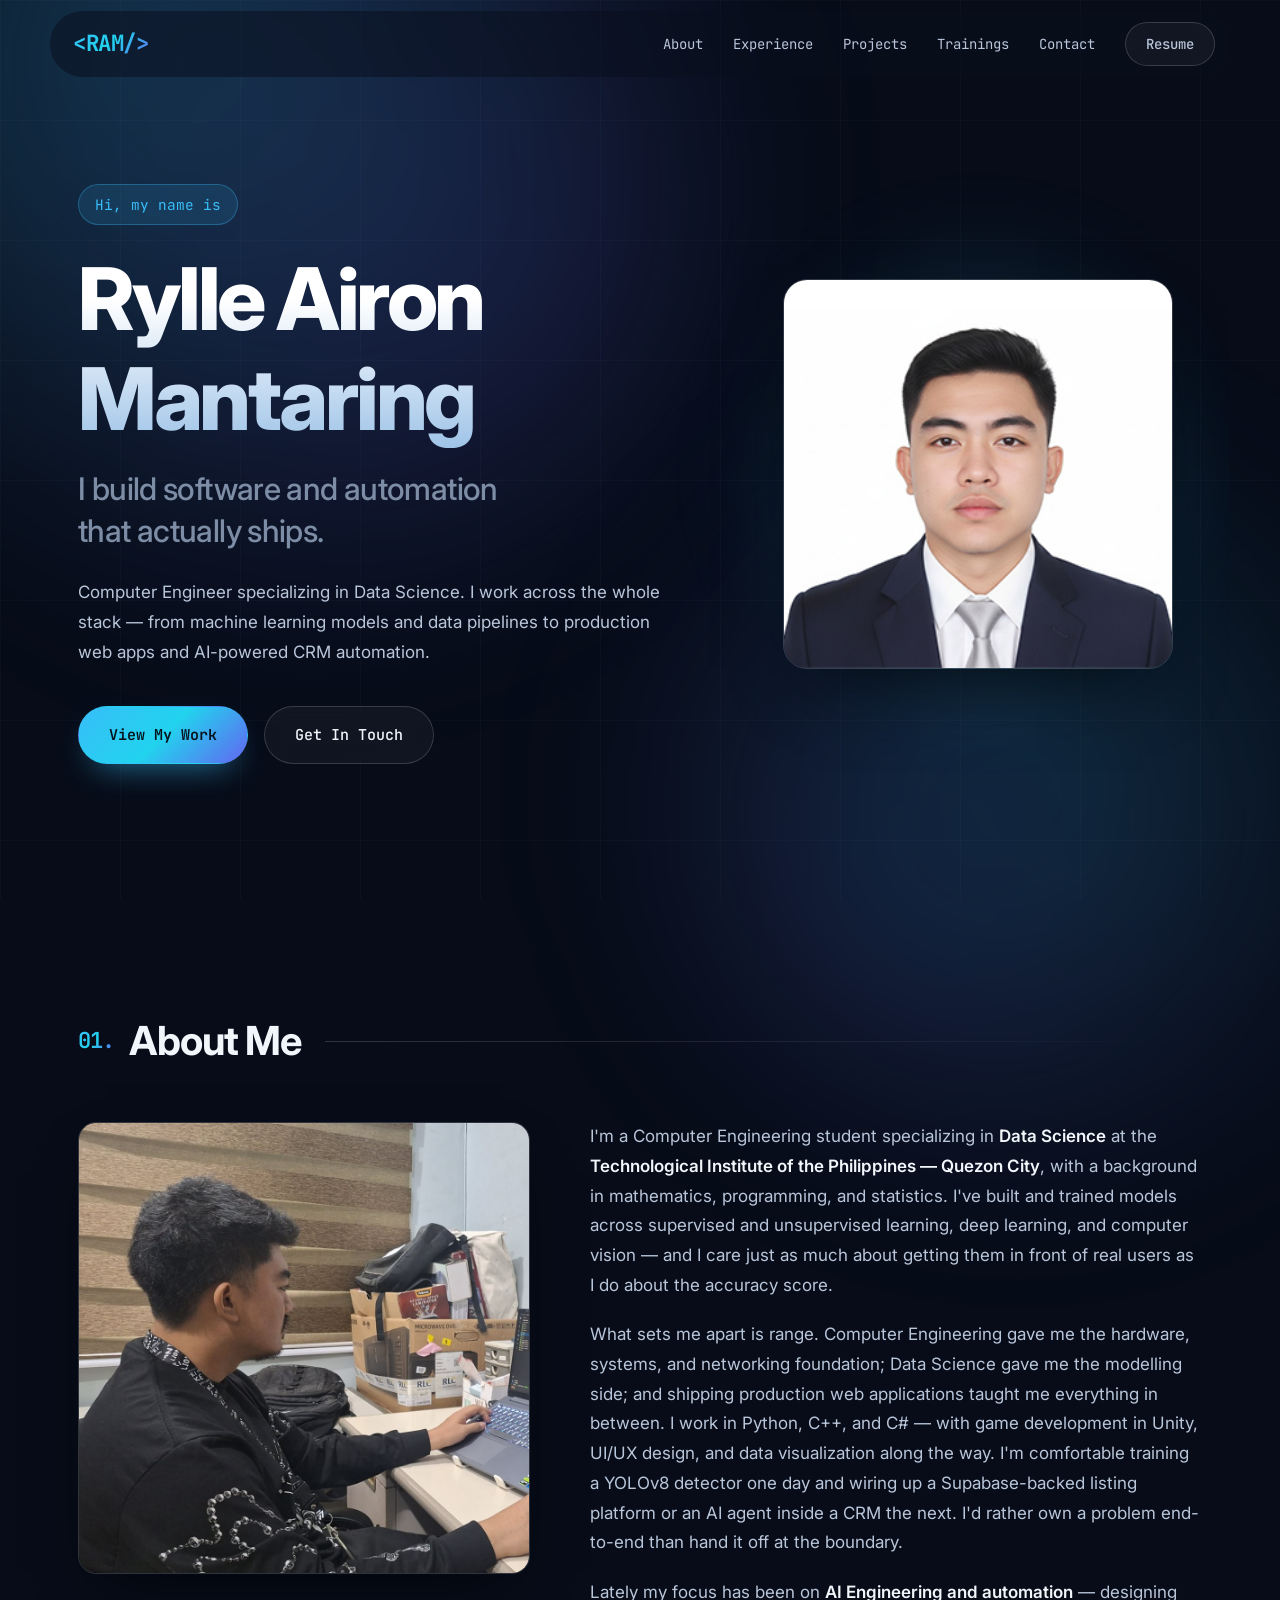
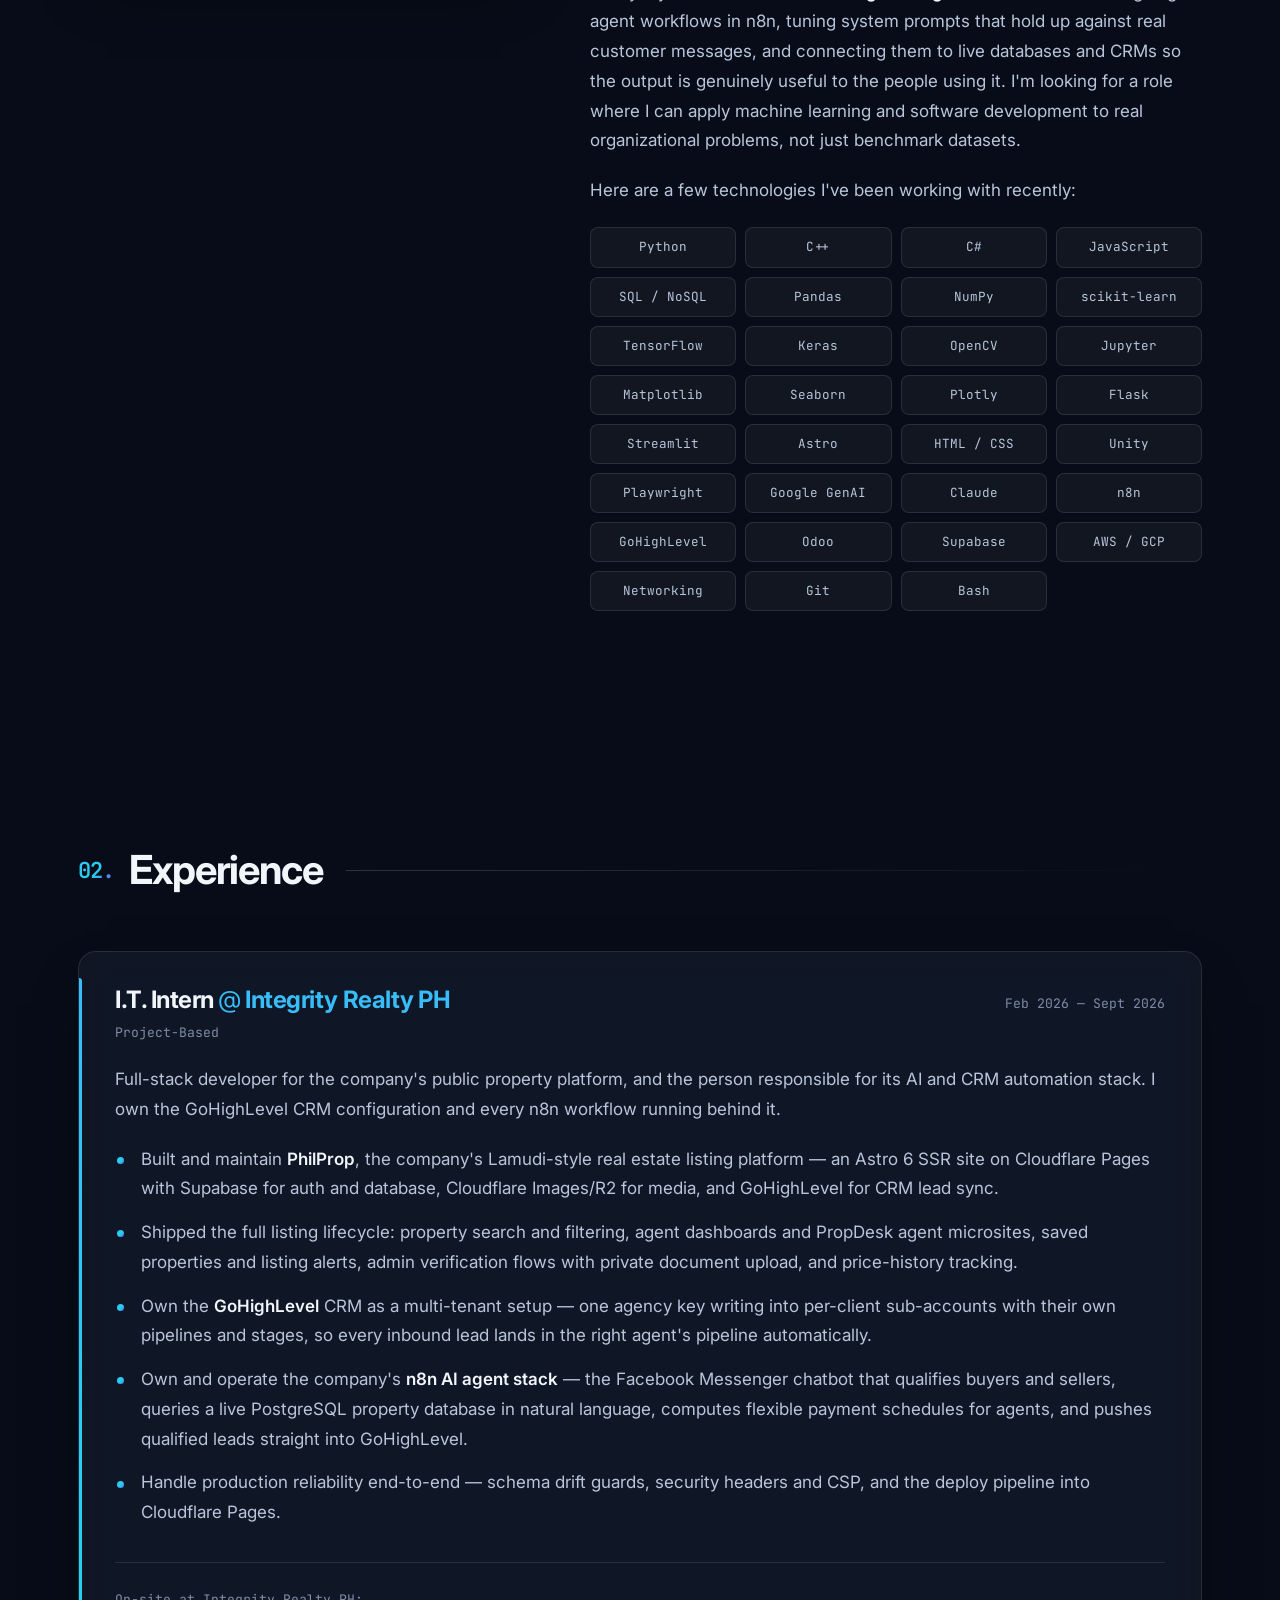
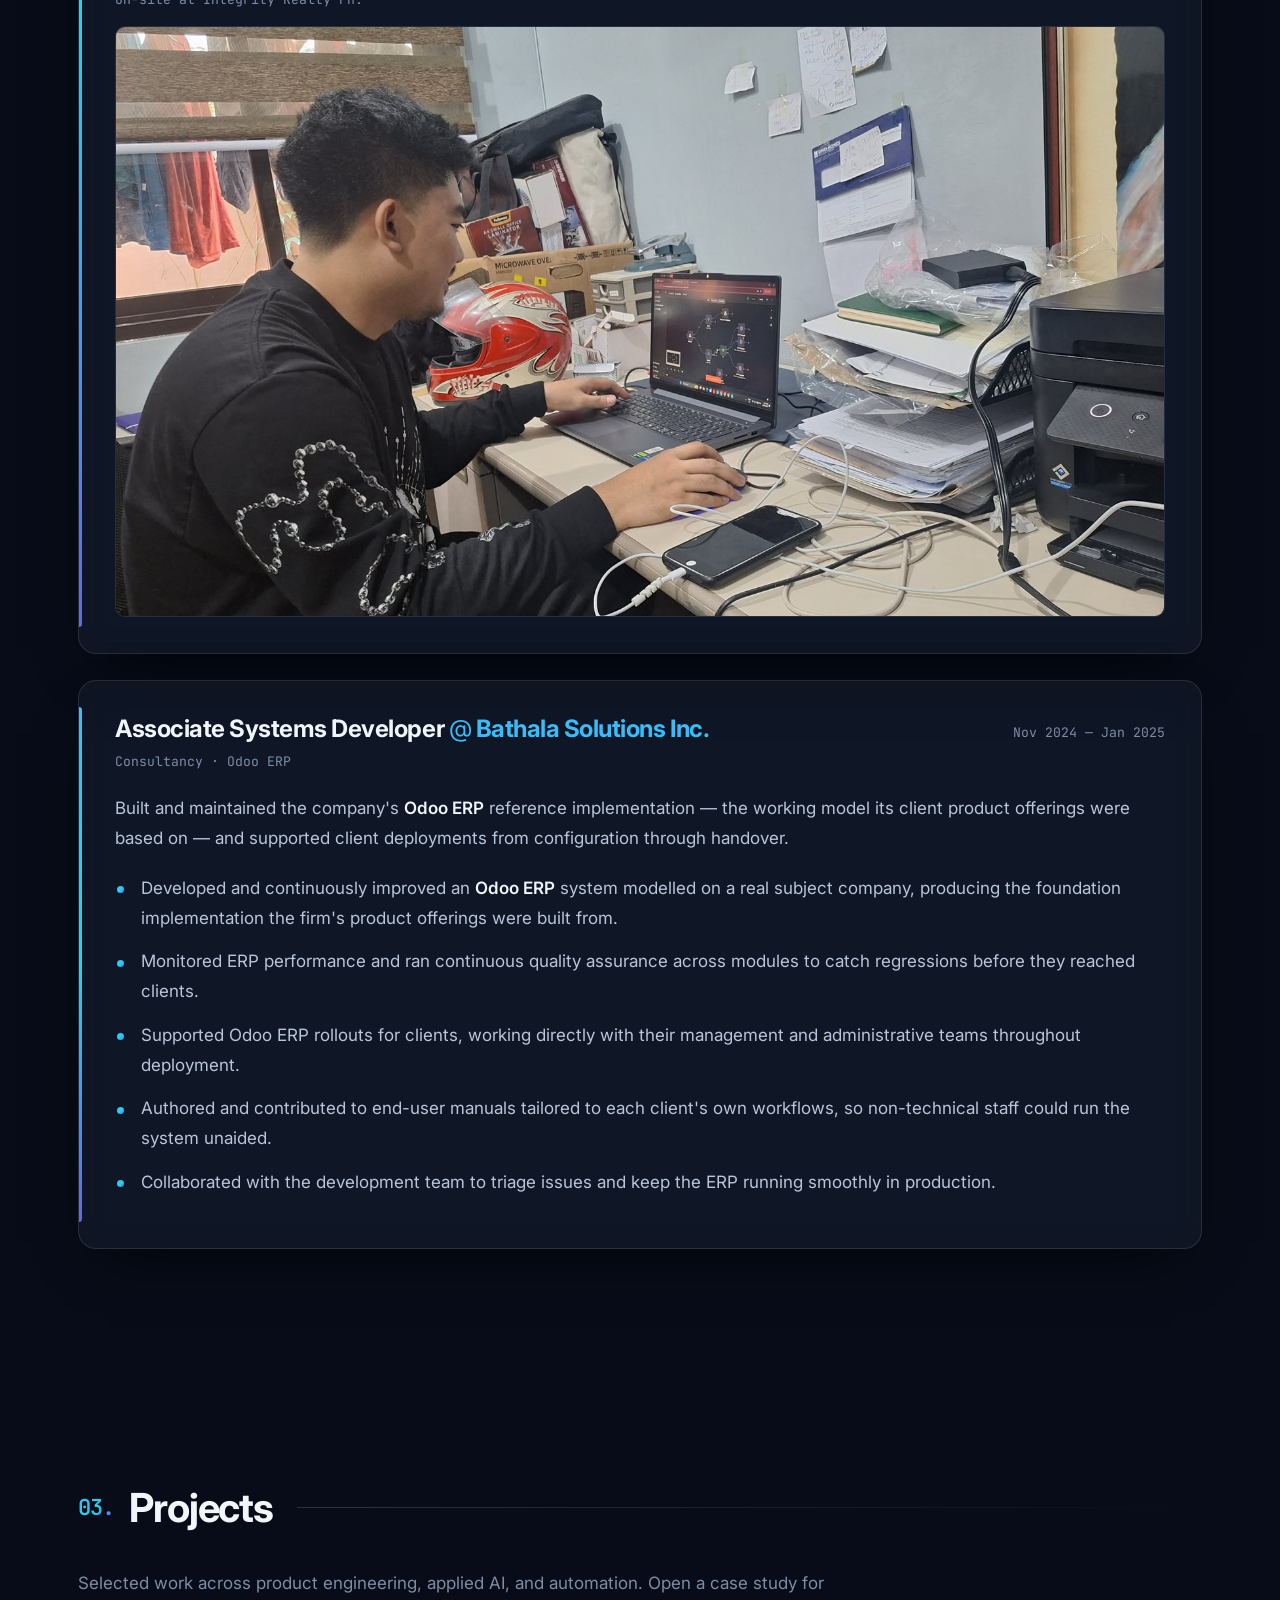
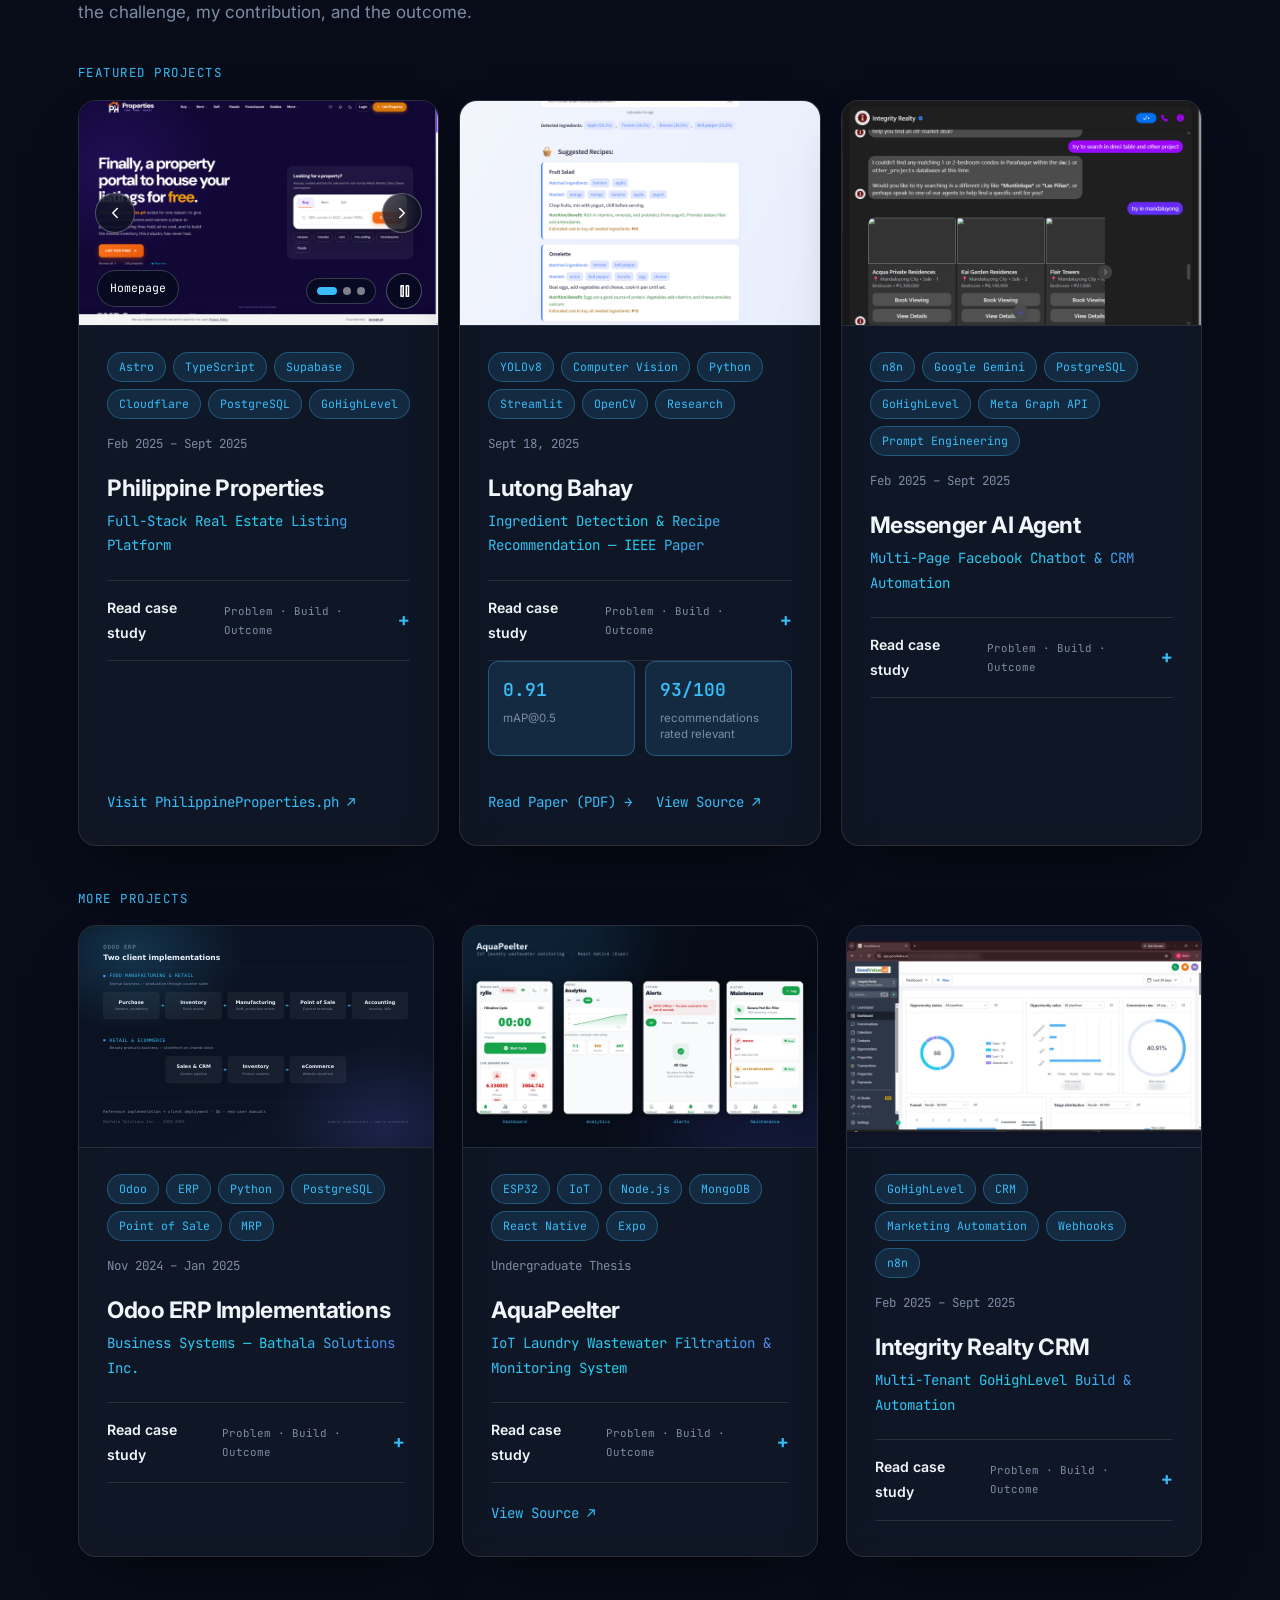
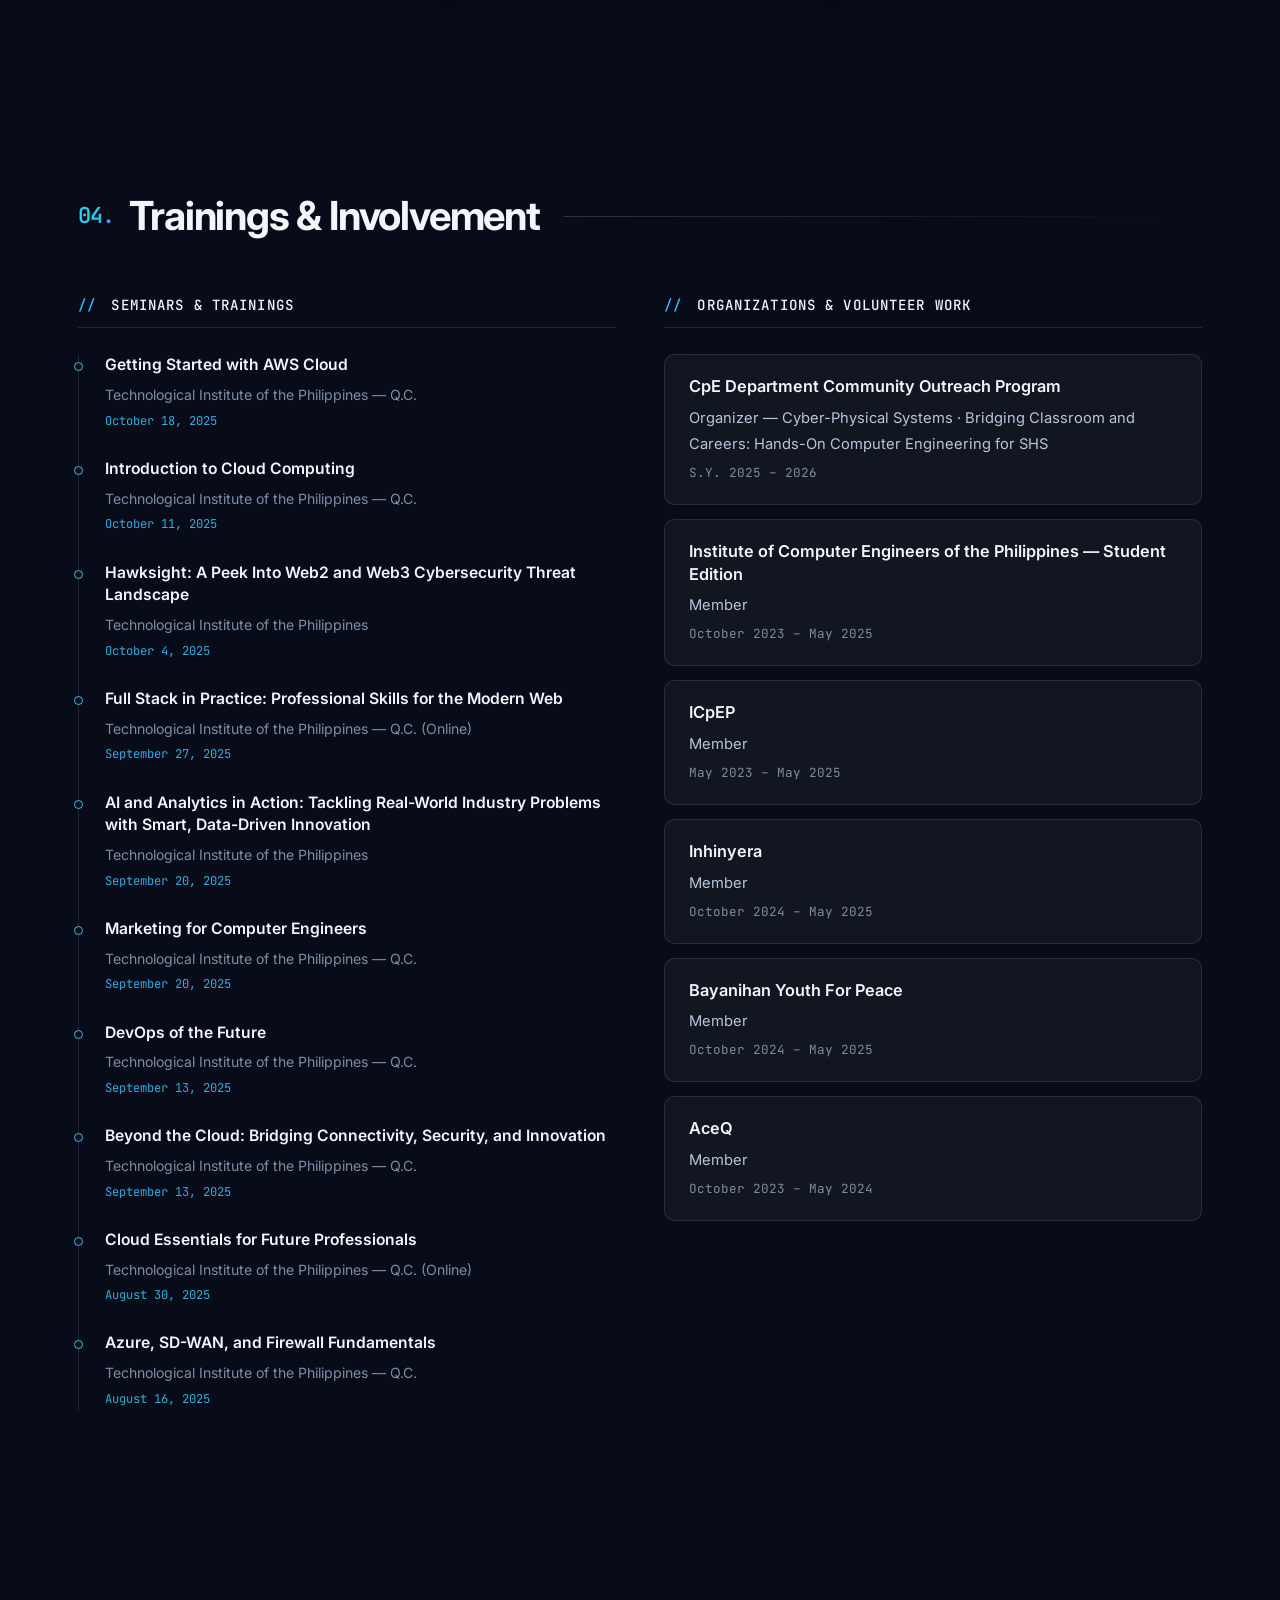
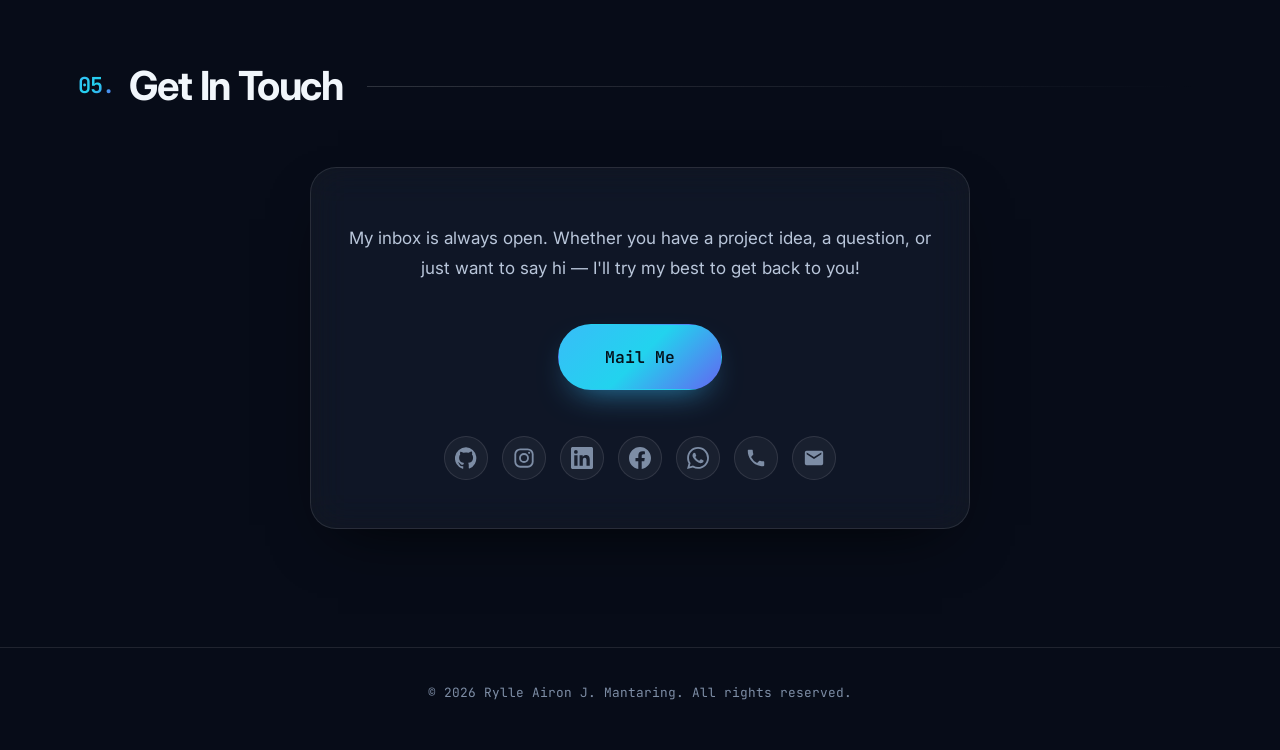
<file: index.html>
<!DOCTYPE html>
<html lang="en">
<head>
  <meta charset="UTF-8" />
  <meta name="viewport" content="width=device-width, initial-scale=1.0" />
  <meta name="description" content="Computer Engineer specializing in Data Science — full-stack web development, AI automation, and machine learning." />
  <meta name="theme-color" content="#070c18" />

  <title>Rylle Airon J. Mantaring — Computer Engineer / Data Science</title>

  <!-- Open Graph -->
  <meta property="og:type" content="website" />
  <meta property="og:title" content="Rylle Airon J. Mantaring — Computer Engineer / Data Science" />
  <meta property="og:description" content="Computer Engineer specializing in Data Science — full-stack web development, AI automation, and machine learning." />
  <meta property="og:url" content="https://ryllelang.github.io/Portfolio/" />
  <meta property="og:image" content="https://ryllelang.github.io/Portfolio/assets/1x1_pogi.jpg" />
  <link rel="canonical" href="https://ryllelang.github.io/Portfolio/" />

  <!-- inline SVG favicon: no extra file, no external request -->
  <link rel="icon" href="data:image/svg+xml,%3Csvg xmlns='http://www.w3.org/2000/svg' viewBox='0 0 64 64'%3E%3Cdefs%3E%3ClinearGradient id='g' x1='0' y1='0' x2='1' y2='1'%3E%3Cstop offset='0' stop-color='%2338bdf8'/%3E%3Cstop offset='1' stop-color='%236366f1'/%3E%3C/linearGradient%3E%3C/defs%3E%3Crect width='64' height='64' rx='16' fill='%23070c18'/%3E%3Ctext x='32' y='45' font-family='monospace' font-size='36' font-weight='700' fill='url(%23g)' text-anchor='middle'%3ER%3C/text%3E%3C/svg%3E" />

  <link rel="preconnect" href="https://fonts.googleapis.com" />
  <link rel="preconnect" href="https://fonts.gstatic.com" crossorigin />
  <link href="https://fonts.googleapis.com/css2?family=Inter:wght@400;500;600;700;800&family=JetBrains+Mono:wght@400;500;600&display=swap" rel="stylesheet" />

  <link rel="stylesheet" href="css/styles.css" />
</head>
<body>
  <!-- decorative blueprint grid -->
  <div class="bg-grid" aria-hidden="true"></div>

  <a class="skip-link" href="#about">Skip to content</a>

  <!-- ══════════════════════════════ NAV ══════════════════════════════ -->
  <header class="nav" id="nav">
    <div class="nav__inner container">
      <a class="logo" href="#top" aria-label="Home">&lt;RAM/&gt;</a>

      <nav class="nav__links" aria-label="Primary">
        <a href="#about">About</a>
        <a href="#experience">Experience</a>
        <a href="#projects">Projects</a>
        <a href="#trainings">Trainings</a>
        <a href="#contact">Contact</a>
        <a class="btn btn--ghost btn--sm" href="assets/resume.pdf" target="_blank" rel="noopener">Resume</a>
      </nav>

      <button class="nav__toggle" id="navToggle" aria-label="Open menu" aria-expanded="false" aria-controls="mobileMenu">
        <span></span><span></span><span></span>
      </button>
    </div>

    <div class="nav__mobile" id="mobileMenu" hidden>
      <a href="#about"><span class="num">01.</span> About</a>
      <a href="#experience"><span class="num">02.</span> Experience</a>
      <a href="#projects"><span class="num">03.</span> Projects</a>
      <a href="#trainings"><span class="num">04.</span> Trainings</a>
      <a href="#contact"><span class="num">05.</span> Contact</a>
      <a class="btn btn--ghost" href="assets/resume.pdf" target="_blank" rel="noopener">Resume</a>
    </div>
  </header>

  <main id="top">

    <!-- ═══════════════════════════ HERO ═══════════════════════════ -->
    <section class="hero container" id="hero">
      <div class="hero__text">
        <p class="hero__greet mono">Hi, my name is</p>

        <h1 class="hero__name">Rylle Airon<br />Mantaring</h1>

        <h2 class="hero__tagline">I build software and automation that actually ships.</h2>

        <p class="hero__blurb">
          Computer Engineer specializing in Data Science. I work across the whole stack —
          from machine learning models and data pipelines to production web apps and
          AI-powered CRM automation.
        </p>

        <div class="hero__cta">
          <a class="btn btn--solid" href="#projects">View My Work</a>
          <a class="btn btn--ghost" href="#contact">Get In Touch</a>
        </div>
      </div>

      <div class="hero__photo">
        <img src="assets/1x1_pogi.jpg" alt="Rylle Airon J. Mantaring" width="800" height="800" />
      </div>
    </section>

    <!-- ═══════════════════════════ ABOUT ═══════════════════════════ -->
    <section class="section container" id="about">
      <h2 class="section__head"><span class="section__num mono">01.</span> About Me</h2>

      <div class="about">
        <div class="about__photo">
          <img src="assets/about.jpg"
               alt="Rylle working at his desk at Integrity Realty PH"
               width="1000" height="1000" loading="lazy" />
        </div>

        <div class="about__text">
          <p>
            I'm a Computer Engineering student specializing in <strong>Data Science</strong>
            at the <strong>Technological Institute of the Philippines &mdash; Quezon
            City</strong>, with a background in mathematics, programming, and statistics.
            I've built and trained models across supervised and unsupervised learning, deep
            learning, and computer vision &mdash; and I care just as much about getting them
            in front of real users as I do about the accuracy score.
          </p>

          <p>
            What sets me apart is range. Computer Engineering gave me the hardware, systems,
            and networking foundation; Data Science gave me the modelling side; and shipping
            production web applications taught me everything in between. I work in Python,
            C++, and C# — with game development in Unity, UI/UX design, and data
            visualization along the way. I'm comfortable training a YOLOv8 detector one day
            and wiring up a Supabase-backed listing platform or an AI agent inside a CRM the
            next. I'd rather own a problem end-to-end than hand it off at the boundary.
          </p>

          <p>
            Lately my focus has been on <strong>AI Engineering and automation</strong> —
            designing agent workflows in n8n, tuning system prompts that hold up against
            real customer messages, and connecting them to live databases and CRMs so the
            output is genuinely useful to the people using it. I'm looking for a role where
            I can apply machine learning and software development to real organizational
            problems, not just benchmark datasets.
          </p>

          <p>Here are a few technologies I've been working with recently:</p>

          <ul class="tech">
            <li>Python</li>
            <li>C++</li>
            <li>C#</li>
            <li>JavaScript</li>
            <li>SQL / NoSQL</li>
            <li>Pandas</li>
            <li>NumPy</li>
            <li>scikit-learn</li>
            <li>TensorFlow</li>
            <li>Keras</li>
            <li>OpenCV</li>
            <li>Jupyter</li>
            <li>Matplotlib</li>
            <li>Seaborn</li>
            <li>Plotly</li>
            <li>Flask</li>
            <li>Streamlit</li>
            <li>Astro</li>
            <li>HTML / CSS</li>
            <li>Unity</li>
            <li>Playwright</li>
            <li>Google GenAI</li>
            <li>Claude</li>
            <li>n8n</li>
            <li>GoHighLevel</li>
            <li>Odoo</li>
            <li>Supabase</li>
            <li>AWS / GCP</li>
            <li>Networking</li>
            <li>Git</li>
            <li>Bash</li>
          </ul>
        </div>
      </div>
    </section>

    <!-- ═══════════════════════════ EXPERIENCE ═══════════════════════════ -->
    <section class="section container" id="experience">
      <h2 class="section__head"><span class="section__num mono">02.</span> Experience</h2>

      <div class="exp-list">

        <!-- ── Integrity Realty PH ── -->
        <article class="exp-card">
          <div class="exp__top">
            <h3 class="exp__role">I.T. Intern <span class="at">@</span> <span class="accent">Integrity Realty PH</span></h3>
            <span class="exp__date mono">Feb 2026 &mdash; Sept 2026</span>
          </div>
          <p class="exp__meta mono">Project-Based</p>

          <p class="exp__summary">
            Full-stack developer for the company's public property platform, and the person
            responsible for its AI and CRM automation stack. I own the GoHighLevel CRM
            configuration and every n8n workflow running behind it.
          </p>

          <ul class="bullets">
            <li>
              Built and maintain <strong>PhilProp</strong>, the company's Lamudi-style real
              estate listing platform — an Astro 6 SSR site on Cloudflare Pages with
              Supabase for auth and database, Cloudflare Images/R2 for media, and
              GoHighLevel for CRM lead sync.
            </li>
            <li>
              Shipped the full listing lifecycle: property search and filtering, agent
              dashboards and PropDesk agent microsites, saved properties and listing alerts,
              admin verification flows with private document upload, and price-history
              tracking.
            </li>
            <li>
              Own the <strong>GoHighLevel</strong> CRM as a multi-tenant setup — one agency
              key writing into per-client sub-accounts with their own pipelines and stages,
              so every inbound lead lands in the right agent's pipeline automatically.
            </li>
            <li>
              Own and operate the company's <strong>n8n AI agent stack</strong> &mdash; the
              Facebook Messenger chatbot that qualifies buyers and sellers, queries a live
              PostgreSQL property database in natural language, computes flexible payment
              schedules for agents, and pushes qualified leads straight into GoHighLevel.
            </li>
            <li>
              Handle production reliability end-to-end — schema drift guards, security
              headers and CSP, and the deploy pipeline into Cloudflare Pages.
            </li>
          </ul>

          <figure>
            <p class="exp__cap mono">On-site at Integrity Realty PH:</p>
            <img src="assets/experience.jpg"
                 alt="Building an n8n automation workflow on-site at Integrity Realty PH"
                 width="1600" height="900" loading="lazy" />
          </figure>
        </article>

        <!-- ── Bathala Solutions Inc. ── -->
        <article class="exp-card">
          <div class="exp__top">
            <h3 class="exp__role">Associate Systems Developer <span class="at">@</span> <span class="accent">Bathala Solutions Inc.</span></h3>
            <span class="exp__date mono">Nov 2024 &mdash; Jan 2025</span>
          </div>
          <p class="exp__meta mono">Consultancy &middot; Odoo ERP</p>

          <p class="exp__summary">
            Built and maintained the company's <strong>Odoo ERP</strong> reference
            implementation &mdash; the working model its client product offerings were based
            on &mdash; and supported client deployments from configuration through handover.
          </p>

          <ul class="bullets">
            <li>
              Developed and continuously improved an <strong>Odoo ERP</strong> system modelled
              on a real subject company, producing the foundation implementation the firm's
              product offerings were built from.
            </li>
            <li>
              Monitored ERP performance and ran continuous quality assurance across modules to
              catch regressions before they reached clients.
            </li>
            <li>
              Supported Odoo ERP rollouts for clients, working directly with their management
              and administrative teams throughout deployment.
            </li>
            <li>
              Authored and contributed to end-user manuals tailored to each client's own
              workflows, so non-technical staff could run the system unaided.
            </li>
            <li>
              Collaborated with the development team to triage issues and keep the ERP running
              smoothly in production.
            </li>
          </ul>
        </article>
      </div>
    </section>

    <!-- ═══════════════════════════ PROJECTS ═══════════════════════════ -->
    <section class="section container" id="projects">
      <h2 class="section__head"><span class="section__num mono">03.</span> Projects</h2>
      <p class="projects__intro">Selected work across product engineering, applied AI, and automation. Open a case study for the challenge, my contribution, and the outcome.</p>

      <p class="projects__label mono">Featured projects</p>
      <div class="projects projects--featured">

        <!-- ── Project 1 ── -->
        <article class="card">
          <div class="project-gallery" data-gallery role="group" aria-roledescription="carousel"
               aria-label="Philippine Properties screenshots and product demo">
            <div class="project-gallery__stage">
              <figure class="project-gallery__slide is-active" data-gallery-slide
                      aria-roledescription="slide" aria-label="1 of 3">
                <img src="assets/projects/philprop.png"
                     alt="Philippine Properties homepage with property search"
                     width="1600" height="1000" loading="lazy" />
                <figcaption class="project-gallery__caption">Homepage</figcaption>
              </figure>
              <figure class="project-gallery__slide" data-gallery-slide
                      aria-roledescription="slide" aria-label="2 of 3" aria-hidden="true">
                <img src="assets/projects/philprop-listings.png"
                     alt="Philippine Properties search results with active property listings and filters"
                     width="1600" height="1000" loading="lazy" />
                <figcaption class="project-gallery__caption">Property listings</figcaption>
              </figure>
              <figure class="project-gallery__slide project-gallery__slide--video"
                      data-gallery-slide aria-roledescription="slide" aria-label="3 of 3"
                      aria-hidden="true">
                <video controls preload="metadata" playsinline
                       poster="assets/projects/philprop.png"
                       aria-label="Screen-recorded walkthrough of the Philippine Properties website">
                  <source src="assets/projects/philprop-demo.mp4" type="video/mp4" />
                  Your browser does not support embedded video.
                </video>
                <figcaption class="project-gallery__caption">Product walkthrough</figcaption>
              </figure>
            </div>
            <button class="project-gallery__nav project-gallery__nav--prev" type="button"
                    data-gallery-prev aria-label="Previous screenshot">
              <svg viewBox="0 0 24 24" aria-hidden="true"><path d="m15 18-6-6 6-6" /></svg>
            </button>
            <button class="project-gallery__nav project-gallery__nav--next" type="button"
                    data-gallery-next aria-label="Next screenshot">
              <svg viewBox="0 0 24 24" aria-hidden="true"><path d="m9 18 6-6-6-6" /></svg>
            </button>
            <div class="project-gallery__controls">
              <div class="project-gallery__dots" aria-label="Choose a slide">
                <button class="project-gallery__dot is-active" type="button" data-gallery-target="0"
                        aria-label="Show homepage screenshot" aria-current="true"></button>
                <button class="project-gallery__dot" type="button" data-gallery-target="1"
                        aria-label="Show property listings screenshot"></button>
                <button class="project-gallery__dot" type="button" data-gallery-target="2"
                        aria-label="Show product walkthrough video"></button>
              </div>
              <button class="project-gallery__play" type="button" data-gallery-toggle
                      aria-label="Pause slideshow" aria-pressed="false">
                <svg viewBox="0 0 24 24" aria-hidden="true"><path d="M8 5h3v14H8zM15 5h3v14h-3z" /></svg>
              </button>
            </div>
            <span class="sr-only" data-gallery-status aria-live="off"></span>
          </div>

          <div class="card__body">
            <div class="card__topline">
              <ul class="tags">
                <li>Astro</li><li>TypeScript</li><li>Supabase</li>
                <li>Cloudflare</li><li>PostgreSQL</li><li>GoHighLevel</li>
              </ul>
              <span class="card__date mono">Feb 2025 &ndash; Sept 2025</span>
            </div>

            <h3 class="card__title">Philippine Properties</h3>
            <p class="card__sub mono">Full-Stack Real Estate Listing Platform</p>

            <details class="case-study">
              <summary>Read case study <span class="case-study__hint">Problem · Build · Outcome</span></summary>
              <dl class="case-study__facts">
                <div>
                  <dt>Problem</dt>
                  <dd>Property buyers and agents needed a searchable Philippine listings marketplace with dependable listing and inquiry workflows.</dd>
                </div>
                <div>
                  <dt>Build</dt>
                  <dd>Built an Astro SSR platform with buyer, agent, and admin roles; property search; agent microsites; saved listings and alerts; verification; and GoHighLevel lead sync.</dd>
                </div>
                <div>
                  <dt>Outcome</dt>
                  <dd>Delivered a live marketplace covering the listing lifecycle, with property inquiries routed into the appropriate agency CRM pipeline.</dd>
                </div>
                <div>
                  <dt>My contribution</dt>
                  <dd>Built the full-stack listing platform, property search, user roles, and listing workflows; integrated Supabase, Cloudflare media, and GoHighLevel.</dd>
                </div>
              </dl>
            </details>

            <div class="card__links">
              <a class="card__link mono" href="https://philippineproperties.ph/" target="_blank" rel="noopener noreferrer">
                Visit PhilippineProperties.ph <span aria-hidden="true">↗</span>
              </a>
            </div>
          </div>
        </article>

        <!-- ── Project 2 ── -->
        <article class="card">
          <img src="assets/projects/lutong-bahay.png"
               alt="Lutong Bahay app showing detected ingredients and suggested recipes"
               width="1600" height="1000" loading="lazy" />

          <div class="card__body">
            <div class="card__topline">
              <ul class="tags">
                <li>YOLOv8</li><li>Computer Vision</li><li>Python</li>
                <li>Streamlit</li><li>OpenCV</li><li>Research</li>
              </ul>
              <span class="card__date mono">Sept 18, 2025</span>
            </div>

            <h3 class="card__title">Lutong Bahay</h3>
            <p class="card__sub mono">Ingredient Detection &amp; Recipe Recommendation — IEEE Paper</p>

            <details class="case-study">
              <summary>Read case study <span class="case-study__hint">Problem · Build · Outcome</span></summary>
              <dl class="case-study__facts">
                <div>
                  <dt>Problem</dt>
                  <dd>People often have ingredients at home but need help identifying them and finding recipes that use what they already have.</dd>
                </div>
                <div>
                  <dt>Build</dt>
                  <dd>Built a Streamlit app around a YOLOv8 model trained on 76 ingredient classes, with recipe matching, nutrition and cost details, and clear matched/missing ingredient feedback.</dd>
                </div>
                <div>
                  <dt>Outcome</dt>
                  <dd>Recorded 0.91 mAP@0.5 across 100 held-out test images; an independent panel marked recommendations relevant in 93 of 100 evaluations.</dd>
                </div>
                <div>
                  <dt>My contribution</dt>
                  <dd>Trained and evaluated the YOLOv8 ingredient model, built recipe-matching logic and the Streamlit app, and presented the research results.</dd>
                </div>
              </dl>
            </details>

            <ul class="project-stats" aria-label="Model and recommendation evaluation results">
              <li><strong>0.91</strong><span>mAP@0.5</span></li>
              <li><strong>93/100</strong><span>recommendations rated relevant</span></li>
            </ul>

            <div class="card__links">
              <a class="card__link mono" href="assets/lutong-bahay-paper.pdf" target="_blank" rel="noopener">
                Read Paper (PDF) <span aria-hidden="true">→</span>
              </a>
              <a class="card__link mono" href="https://github.com/RylleLang/ingredient-recipe-app" target="_blank" rel="noopener noreferrer">
                View Source <span aria-hidden="true">↗</span>
              </a>
            </div>
          </div>
        </article>

        <!-- ── Project 3 ── -->
        <article class="card">
          <img src="assets/projects/messenger-ai.png"
               alt="Facebook Messenger AI agent returning property listings for Integrity Realty"
               width="1600" height="1000" loading="lazy" />

          <div class="card__body">
            <div class="card__topline">
              <ul class="tags">
                <li>n8n</li><li>Google Gemini</li><li>PostgreSQL</li>
                <li>GoHighLevel</li><li>Meta Graph API</li><li>Prompt Engineering</li>
              </ul>
              <span class="card__date mono">Feb 2025 &ndash; Sept 2025</span>
            </div>

            <h3 class="card__title">Messenger AI Agent</h3>
            <p class="card__sub mono">Multi-Page Facebook Chatbot &amp; CRM Automation</p>

            <details class="case-study">
              <summary>Read case study <span class="case-study__hint">Problem · Build · Outcome</span></summary>
              <dl class="case-study__facts">
                <div>
                  <dt>Problem</dt>
                  <dd>Property teams needed a consistent way to handle buyer and seller questions across multiple Facebook pages and preserve each conversation's context.</dd>
                </div>
                <div>
                  <dt>Build</dt>
                  <dd>Connected Messenger webhooks to an n8n agent with separate customer and internal modes, guarded property-data queries, persistent chat memory, and GoHighLevel handoff.</dd>
                </div>
                <div>
                  <dt>Outcome</dt>
                  <dd>Qualified conversations can carry their originating page and contact context into CRM, while the internal mode can look up listings and prepare payment estimates.</dd>
                </div>
                <div>
                  <dt>My contribution</dt>
                  <dd>Designed the n8n AI agent and conversation routing; integrated guarded property-data queries, persistent memory, and GoHighLevel inquiry handoff.</dd>
                </div>
              </dl>
            </details>
          </div>
        </article>

      </div>

      <p class="projects__label mono">More projects</p>
      <div class="projects projects--more">

        <!-- ── Project 4 ── -->
        <article class="card">
          <!-- Diagram, not a screenshot — see the note in its bottom-right corner. -->
          <img src="assets/projects/odoo-erp.svg"
               alt="Diagram of the Odoo ERP modules built for a food manufacturing business and a beauty products retailer"
               width="1600" height="1000" loading="lazy" />

          <div class="card__body">
            <div class="card__topline">
              <ul class="tags">
                <li>Odoo</li><li>ERP</li><li>Python</li>
                <li>PostgreSQL</li><li>Point of Sale</li><li>MRP</li>
              </ul>
              <span class="card__date mono">Nov 2024 &ndash; Jan 2025</span>
            </div>

            <h3 class="card__title">Odoo ERP Implementations</h3>
            <p class="card__sub mono">Business Systems &mdash; Bathala Solutions Inc.</p>

            <details class="case-study">
              <summary>Read case study <span class="case-study__hint">Problem · Build · Outcome</span></summary>
              <dl class="case-study__facts">
                <div>
                  <dt>Problem</dt>
                  <dd>Two businesses needed ERP workflows that fit their day-to-day operations rather than disconnected tools and manual handoffs.</dd>
                </div>
                <div>
                  <dt>Build</dt>
                  <dd>Configured Odoo purchasing, inventory, manufacturing, POS, and invoicing for a food manufacturer; set up sales, CRM, inventory, and eCommerce for a beauty retailer.</dd>
                </div>
                <div>
                  <dt>Outcome</dt>
                  <dd>Delivered two working reference implementations, supported deployment and QA, and wrote workflow-specific guides for non-technical users.</dd>
                </div>
                <div>
                  <dt>My contribution</dt>
                  <dd>Configured purchasing, inventory, manufacturing, POS, and invoicing for the food business; supported QA, deployment, and user documentation.</dd>
                </div>
              </dl>
            </details>
          </div>
        </article>

        <!-- ── Project 5 ── -->
        <article class="card">
          <img src="assets/projects/aquapeelter.jpg"
               alt="AquaPeelter app screens: dashboard, analytics, alerts, and maintenance"
               width="1600" height="1000" loading="lazy" />

          <div class="card__body">
            <div class="card__topline">
              <ul class="tags">
                <li>ESP32</li><li>IoT</li><li>Node.js</li>
                <li>MongoDB</li><li>React Native</li><li>Expo</li>
              </ul>
              <span class="card__date mono">Undergraduate Thesis</span>
            </div>

            <h3 class="card__title">AquaPeelter</h3>
            <p class="card__sub mono">IoT Laundry Wastewater Filtration &amp; Monitoring System</p>

            <details class="case-study">
              <summary>Read case study <span class="case-study__hint">Problem · Build · Outcome</span></summary>
              <dl class="case-study__facts">
                <div>
                  <dt>Problem</dt>
                  <dd>A laundry-water filtration prototype needed a way to monitor water quality across filter cycles and track filter maintenance.</dd>
                </div>
                <div>
                  <dt>Build</dt>
                  <dd>Connected ESP32 pH, turbidity, and TDS sensors to a signed-telemetry API, MongoDB cycle records, and an Expo app with charts, alerts, and maintenance history.</dd>
                </div>
                <div>
                  <dt>Outcome</dt>
                  <dd>Provides per-cycle readings and classifications against reference thresholds, with device alerts and bio-filter service history; no water-safety performance claim is implied.</dd>
                </div>
                <div>
                  <dt>My contribution</dt>
                  <dd>Built ESP32 firmware and sensor telemetry, the Node/Express API and MongoDB layer, and the Expo dashboard, alerts, and maintenance features.</dd>
                </div>
              </dl>
            </details>

            <div class="card__links">
              <a class="card__link mono" href="https://github.com/RylleLang/AquaPeelter" target="_blank" rel="noopener noreferrer">
                View Source <span aria-hidden="true">↗</span>
              </a>
            </div>
          </div>
        </article>

        <!-- ── Project 6 ── -->
        <article class="card">
          <!-- Real dashboard screenshot. Revenue figures and the CRM location id in the
               URL are blurred — they are the client's confidential business data. -->
          <img src="assets/projects/ghl-crm.jpg"
               alt="GoHighLevel CRM dashboard for Integrity Realty showing opportunity status and conversion rate"
               width="1600" height="1000" loading="lazy" />

          <div class="card__body">
            <div class="card__topline">
              <ul class="tags">
                <li>GoHighLevel</li><li>CRM</li><li>Marketing Automation</li>
                <li>Webhooks</li><li>n8n</li>
              </ul>
              <span class="card__date mono">Feb 2025 &ndash; Sept 2025</span>
            </div>

            <h3 class="card__title">Integrity Realty CRM</h3>
            <p class="card__sub mono">Multi-Tenant GoHighLevel Build &amp; Automation</p>

            <details class="case-study">
              <summary>Read case study <span class="case-study__hint">Problem · Build · Outcome</span></summary>
              <dl class="case-study__facts">
                <div>
                  <dt>Problem</dt>
                  <dd>Property inquiries from chat, web forms, and ads needed to reach the right agents without losing the source and contact context.</dd>
                </div>
                <div>
                  <dt>Build</dt>
                  <dd>Configured a multi-tenant GoHighLevel setup with per-client sub-accounts and pipelines, webhook intake, and n8n qualification handoff.</dd>
                </div>
                <div>
                  <dt>Outcome</dt>
                  <dd>Routes inquiries into the appropriate agent pipeline with actionable contact and source context instead of leaving them in a shared inbox.</dd>
                </div>
                <div>
                  <dt>My contribution</dt>
                  <dd>Configured the multi-tenant GoHighLevel CRM, automated chat and form lead routing, and connected n8n AI qualification to CRM opportunities.</dd>
                </div>
              </dl>
            </details>
          </div>
        </article>

      </div>
    </section>

    <!-- ═══════════════════════════ TRAININGS & INVOLVEMENT ═══════════════════════════ -->
    <section class="section container" id="trainings">
      <h2 class="section__head"><span class="section__num mono">04.</span> Trainings &amp; Involvement</h2>

      <div class="twocol">
        <!-- ── Seminars & trainings ── -->
        <div class="twocol__col">
          <h3 class="subhead mono"><span class="accent">//</span> Seminars &amp; Trainings</h3>

          <ol class="timeline">
            <li>
              <h4>Getting Started with AWS Cloud</h4>
              <p class="timeline__org">Technological Institute of the Philippines &mdash; Q.C.</p>
              <p class="timeline__date mono">October 18, 2025</p>
            </li>
            <li>
              <h4>Introduction to Cloud Computing</h4>
              <p class="timeline__org">Technological Institute of the Philippines &mdash; Q.C.</p>
              <p class="timeline__date mono">October 11, 2025</p>
            </li>
            <li>
              <h4>Hawksight: A Peek Into Web2 and Web3 Cybersecurity Threat Landscape</h4>
              <p class="timeline__org">Technological Institute of the Philippines</p>
              <p class="timeline__date mono">October 4, 2025</p>
            </li>
            <li>
              <h4>Full Stack in Practice: Professional Skills for the Modern Web</h4>
              <p class="timeline__org">Technological Institute of the Philippines &mdash; Q.C. (Online)</p>
              <p class="timeline__date mono">September 27, 2025</p>
            </li>
            <li>
              <h4>AI and Analytics in Action: Tackling Real-World Industry Problems with Smart, Data-Driven Innovation</h4>
              <p class="timeline__org">Technological Institute of the Philippines</p>
              <p class="timeline__date mono">September 20, 2025</p>
            </li>
            <li>
              <h4>Marketing for Computer Engineers</h4>
              <p class="timeline__org">Technological Institute of the Philippines &mdash; Q.C.</p>
              <p class="timeline__date mono">September 20, 2025</p>
            </li>
            <li>
              <h4>DevOps of the Future</h4>
              <p class="timeline__org">Technological Institute of the Philippines &mdash; Q.C.</p>
              <p class="timeline__date mono">September 13, 2025</p>
            </li>
            <li>
              <h4>Beyond the Cloud: Bridging Connectivity, Security, and Innovation</h4>
              <p class="timeline__org">Technological Institute of the Philippines &mdash; Q.C.</p>
              <p class="timeline__date mono">September 13, 2025</p>
            </li>
            <li>
              <h4>Cloud Essentials for Future Professionals</h4>
              <p class="timeline__org">Technological Institute of the Philippines &mdash; Q.C. (Online)</p>
              <p class="timeline__date mono">August 30, 2025</p>
            </li>
            <li>
              <h4>Azure, SD-WAN, and Firewall Fundamentals</h4>
              <p class="timeline__org">Technological Institute of the Philippines &mdash; Q.C.</p>
              <p class="timeline__date mono">August 16, 2025</p>
            </li>
          </ol>
        </div>

        <!-- ── Organizations & volunteer work ── -->
        <div class="twocol__col">
          <h3 class="subhead mono"><span class="accent">//</span> Organizations &amp; Volunteer Work</h3>

          <div class="certs certs--stack">
            <article class="cert">
              <h3 class="cert__name">CpE Department Community Outreach Program</h3>
              <p class="cert__org">
                Organizer &mdash; Cyber-Physical Systems &middot; Bridging Classroom and
                Careers: Hands-On Computer Engineering for SHS
              </p>
              <p class="cert__date mono">S.Y. 2025 &ndash; 2026</p>
            </article>

            <article class="cert">
              <h3 class="cert__name">Institute of Computer Engineers of the Philippines &mdash; Student Edition</h3>
              <p class="cert__org">Member</p>
              <p class="cert__date mono">October 2023 &ndash; May 2025</p>
            </article>

            <article class="cert">
              <h3 class="cert__name">ICpEP</h3>
              <p class="cert__org">Member</p>
              <p class="cert__date mono">May 2023 &ndash; May 2025</p>
            </article>

            <article class="cert">
              <h3 class="cert__name">Inhinyera</h3>
              <p class="cert__org">Member</p>
              <p class="cert__date mono">October 2024 &ndash; May 2025</p>
            </article>

            <article class="cert">
              <h3 class="cert__name">Bayanihan Youth For Peace</h3>
              <p class="cert__org">Member</p>
              <p class="cert__date mono">October 2024 &ndash; May 2025</p>
            </article>

            <article class="cert">
              <h3 class="cert__name">AceQ</h3>
              <p class="cert__org">Member</p>
              <p class="cert__date mono">October 2023 &ndash; May 2024</p>
            </article>
          </div>
        </div>
      </div>
    </section>

    <!-- ═══════════════════════════ CONTACT ═══════════════════════════ -->
    <section class="section container" id="contact">
      <h2 class="section__head"><span class="section__num mono">05.</span> Get In Touch</h2>

      <div class="contact">
        <p>
          My inbox is always open. Whether you have a project idea, a question, or just want
          to say hi — I'll try my best to get back to you!
        </p>

        <a class="btn btn--solid btn--lg" href="mailto:rylleairon@gmail.com">Mail Me</a>

        <ul class="socials">
          <li>
            <a href="https://github.com/RylleLang" target="_blank" rel="noopener" aria-label="GitHub">
              <svg viewBox="0 0 24 24" width="22" height="22" fill="currentColor" aria-hidden="true"><path d="M12 .3a12 12 0 0 0-3.8 23.4c.6.1.8-.3.8-.6v-2.2c-3.3.7-4-1.6-4-1.6-.6-1.4-1.4-1.8-1.4-1.8-1.1-.8.1-.7.1-.7 1.2.1 1.9 1.2 1.9 1.2 1.1 1.9 2.9 1.3 3.6 1 .1-.8.4-1.3.8-1.6-2.7-.3-5.5-1.3-5.5-5.9 0-1.3.5-2.4 1.2-3.2-.1-.3-.5-1.5.1-3.2 0 0 1-.3 3.3 1.2a11.5 11.5 0 0 1 6 0C17.4 4.7 18.4 5 18.4 5c.6 1.7.2 2.9.1 3.2.8.8 1.2 1.9 1.2 3.2 0 4.6-2.8 5.6-5.5 5.9.4.4.8 1.1.8 2.2v3.3c0 .3.2.7.8.6A12 12 0 0 0 12 .3Z"/></svg>
            </a>
          </li>
          <li>
            <a href="https://www.instagram.com/rly.mantaring/" target="_blank" rel="noopener" aria-label="Instagram">
              <svg viewBox="0 0 24 24" width="22" height="22" fill="none" stroke="currentColor" stroke-width="2" aria-hidden="true"><rect x="2.5" y="2.5" width="19" height="19" rx="5.5"/><circle cx="12" cy="12" r="4.4"/><circle cx="17.6" cy="6.4" r="1.2" fill="currentColor" stroke="none"/></svg>
            </a>
          </li>
          <li>
            <a href="https://www.linkedin.com/in/rylle-airon-mantaring-b5baa230b/" target="_blank" rel="noopener" aria-label="LinkedIn">
              <svg viewBox="0 0 24 24" width="22" height="22" fill="currentColor" aria-hidden="true"><path d="M20.45 20.45h-3.55v-5.57c0-1.33-.03-3.04-1.85-3.04-1.86 0-2.15 1.45-2.15 2.94v5.67H9.35V9h3.41v1.56h.05a3.74 3.74 0 0 1 3.37-1.85c3.6 0 4.27 2.37 4.27 5.46v6.28ZM5.34 7.43a2.06 2.06 0 1 1 0-4.12 2.06 2.06 0 0 1 0 4.12ZM7.12 20.45H3.56V9h3.56v11.45ZM22.22 0H1.77C.79 0 0 .77 0 1.72v20.56C0 23.23.79 24 1.77 24h20.45c.98 0 1.78-.77 1.78-1.72V1.72C24 .77 23.2 0 22.22 0Z"/></svg>
            </a>
          </li>
          <!-- These are <button>s rather than <a>s so their targets stay out of the markup
               and out of the browser's hover status bar. Each target is base64-encoded in
               data-url and opened by js/main.js on click.
               NOTE: obfuscation, not secrecy — the address is visible once the app or page
               opens, and anyone using DevTools can decode it. -->
          <li>
            <button class="social-btn" type="button" aria-label="Facebook"
                    data-url="aHR0cHM6Ly93d3cuZmFjZWJvb2suY29tL3RhbmdpbmFtb2tpZGluaw==">
              <svg viewBox="0 0 24 24" width="22" height="22" fill="currentColor" aria-hidden="true"><path d="M24 12.07C24 5.4 18.63 0 12 0S0 5.4 0 12.07C0 18.1 4.39 23.1 10.13 24v-8.44H7.08v-3.49h3.05V9.41c0-3.02 1.79-4.69 4.53-4.69 1.31 0 2.68.24 2.68.24v2.97h-1.51c-1.49 0-1.96.93-1.96 1.89v2.25h3.33l-.53 3.49h-2.8V24C19.61 23.1 24 18.1 24 12.07Z"/></svg>
            </button>
          </li>
          <li>
            <button class="social-btn" type="button" aria-label="WhatsApp"
                    data-url="aHR0cHM6Ly93YS5tZS82Mzk3Nzc4MzM4Nzk=">
              <svg viewBox="0 0 24 24" width="22" height="22" fill="currentColor" aria-hidden="true"><path d="M17.472 14.382c-.297-.149-1.758-.867-2.03-.967-.273-.099-.471-.148-.67.15-.197.297-.767.966-.94 1.164-.173.199-.347.223-.644.075-.297-.15-1.255-.463-2.39-1.475-.883-.788-1.48-1.761-1.653-2.059-.173-.297-.018-.458.13-.606.134-.133.298-.347.446-.52.149-.174.198-.298.298-.497.099-.198.05-.371-.025-.52-.075-.149-.669-1.612-.916-2.207-.242-.579-.487-.5-.669-.51l-.57-.01c-.198 0-.52.074-.792.372-.272.297-1.04 1.016-1.04 2.479 0 1.462 1.065 2.875 1.213 3.074.149.198 2.096 3.2 5.077 4.487.709.306 1.262.489 1.694.625.712.227 1.36.195 1.871.118.571-.085 1.758-.719 2.006-1.413.248-.694.248-1.289.173-1.413-.074-.124-.272-.198-.57-.347m-5.421 7.403h-.004a9.87 9.87 0 01-5.031-1.378l-.361-.214-3.741.982.998-3.648-.235-.374a9.86 9.86 0 01-1.51-5.26c.001-5.45 4.436-9.884 9.888-9.884 2.64 0 5.122 1.03 6.988 2.898a9.825 9.825 0 012.893 6.994c-.003 5.45-4.437 9.884-9.885 9.884m8.413-18.297A11.815 11.815 0 0012.05 0C5.495 0 .16 5.335.157 11.892c0 2.096.547 4.142 1.588 5.945L.057 24l6.305-1.654a11.882 11.882 0 005.683 1.448h.005c6.554 0 11.89-5.335 11.893-11.893a11.821 11.821 0 00-3.48-8.413Z"/></svg>
            </button>
          </li>
          <li>
            <button class="social-btn" type="button" aria-label="Viber"
                    data-url="dmliZXI6Ly9jaGF0P251bWJlcj0lMkI2Mzk3Nzc4MzM4Nzk=">
              <svg viewBox="0 0 24 24" width="22" height="22" fill="currentColor" aria-hidden="true"><path d="M6.62 10.79a15.05 15.05 0 0 0 6.59 6.59l2.2-2.2c.28-.28.68-.36 1.02-.25 1.12.37 2.33.57 3.57.57.55 0 1 .45 1 1V20c0 .55-.45 1-1 1C10.6 21 3 13.4 3 4c0-.55.45-1 1-1h3.5c.55 0 1 .45 1 1 0 1.24.2 2.45.57 3.57.11.35.03.74-.25 1.02l-2.2 2.2Z"/></svg>
            </button>
          </li>
          <li>
            <a href="mailto:rylleairon@gmail.com" aria-label="Email">
              <svg viewBox="0 0 24 24" width="22" height="22" fill="currentColor" aria-hidden="true"><path d="M20 4H4a2 2 0 0 0-2 2v12a2 2 0 0 0 2 2h16a2 2 0 0 0 2-2V6a2 2 0 0 0-2-2Zm0 4-8 5-8-5V6l8 5 8-5v2Z"/></svg>
            </a>
          </li>
        </ul>
      </div>
    </section>
  </main>

  <footer class="footer">
    <p class="mono">&copy; <span id="year">2026</span> Rylle Airon J. Mantaring. All rights reserved.</p>
  </footer>

  <script src="js/main.js"></script>
</body>
</html>
</file>
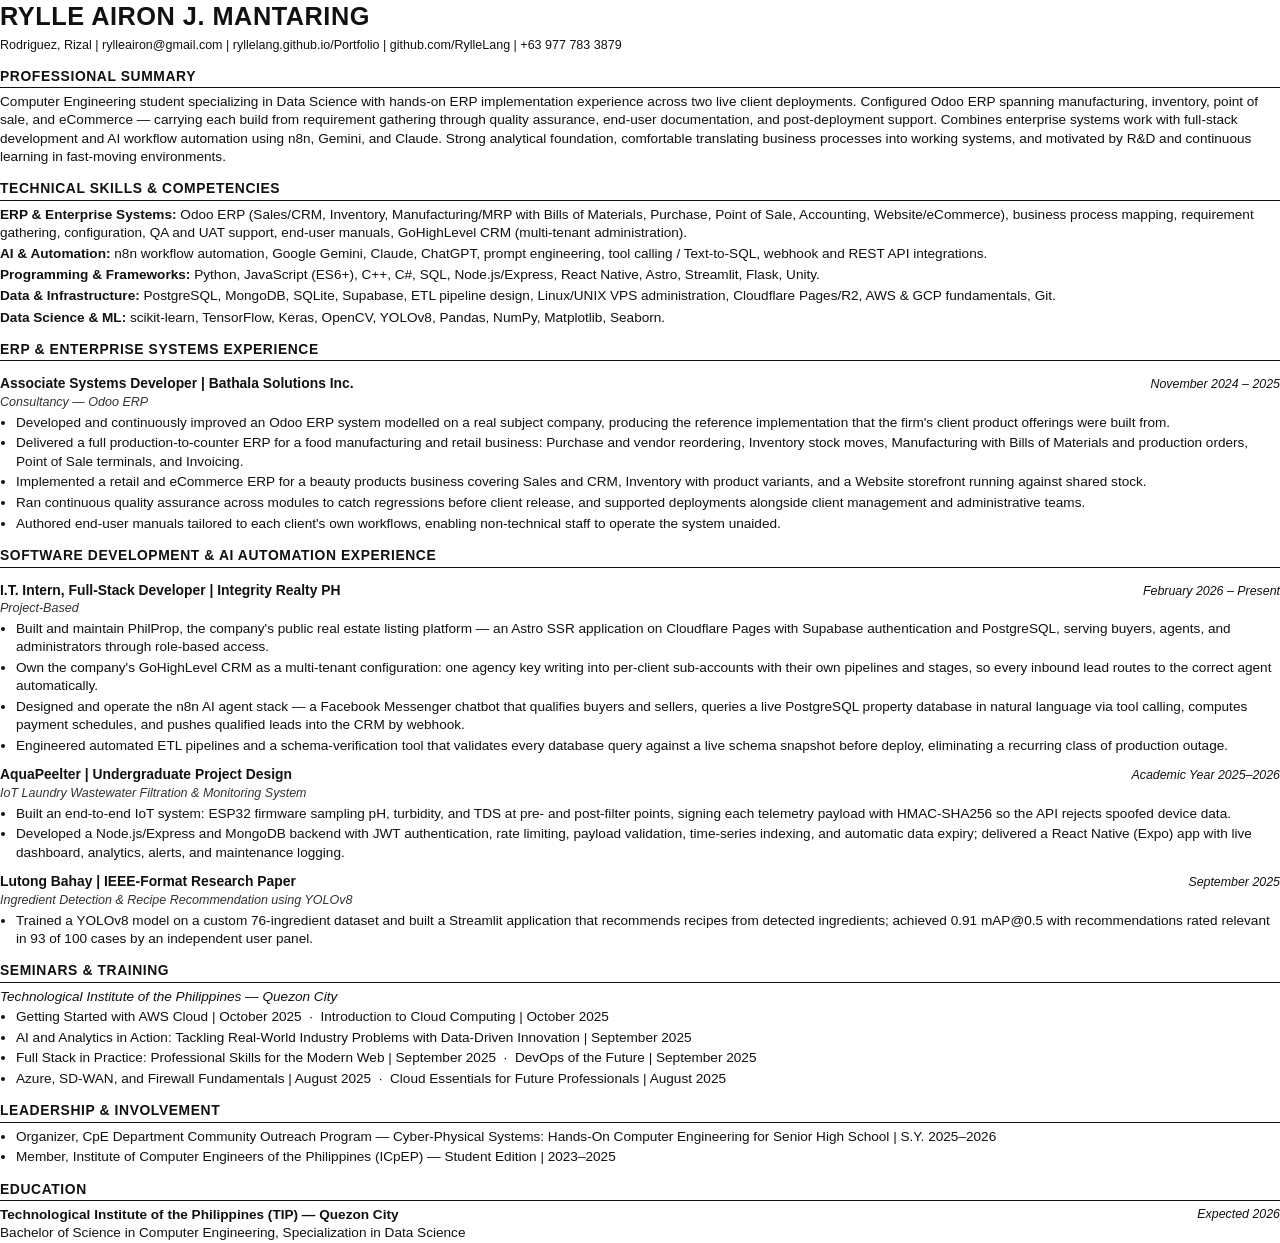
<file: resume/resume.html>
<!DOCTYPE html>
<html lang="en">
<head>
<meta charset="UTF-8" />
<title>Rylle Airon J. Mantaring — Resume</title>
<style>
  @page { size: Letter; margin: 13mm 14mm; }

  * { box-sizing: border-box; }
  body {
    font-family: "Calibri", "Segoe UI", Arial, sans-serif;
    font-size: 10.2pt;
    line-height: 1.34;
    color: #111;
    margin: 0;
    background: #fff;
  }
  a { color: #111; text-decoration: none; }

  h1 {
    font-size: 19pt;
    letter-spacing: 0.5px;
    margin: 0 0 3px;
    text-transform: uppercase;
  }
  .contact { font-size: 9.4pt; margin-bottom: 11px; }

  h2 {
    font-size: 10.4pt;
    text-transform: uppercase;
    letter-spacing: 0.6px;
    margin: 13px 0 5px;
    padding-bottom: 2px;
    border-bottom: 1.1px solid #111;
  }

  h3 { font-size: 10.4pt; margin: 8px 0 1px; }
  h3 .co { font-weight: 600; }
  .role-line {
    display: flex;
    justify-content: space-between;
    gap: 12px;
    align-items: baseline;
  }
  .date { font-size: 9.3pt; font-style: italic; white-space: nowrap; }
  .sub { font-size: 9.4pt; font-style: italic; margin: 0 0 3px; color: #333; }

  ul { margin: 2px 0 0; padding-left: 16px; }
  li { margin-bottom: 2.5px; }
  p { margin: 0 0 4px; }

  .skills p { margin-bottom: 3px; }
  .skills b { font-weight: 700; }

  .edu-line { display: flex; justify-content: space-between; gap: 12px; }
</style>
</head>
<body>

  <h1>Rylle Airon J. Mantaring</h1>
  <div class="contact">
    Rodriguez, Rizal | rylleairon@gmail.com |
    <a href="https://ryllelang.github.io/Portfolio/">ryllelang.github.io/Portfolio</a> |
    <a href="https://github.com/RylleLang">github.com/RylleLang</a> | +63 977 783 3879
  </div>

  <h2>Professional Summary</h2>
  <p>
    Computer Engineering student specializing in Data Science with hands-on ERP implementation
    experience across two live client deployments. Configured Odoo ERP spanning manufacturing,
    inventory, point of sale, and eCommerce &mdash; carrying each build from requirement gathering
    through quality assurance, end-user documentation, and post-deployment support. Combines
    enterprise systems work with full-stack development and AI workflow automation using n8n,
    Gemini, and Claude. Strong analytical foundation, comfortable translating business processes
    into working systems, and motivated by R&amp;D and continuous learning in fast-moving
    environments.
  </p>

  <h2>Technical Skills &amp; Competencies</h2>
  <div class="skills">
    <p><b>ERP &amp; Enterprise Systems:</b> Odoo ERP (Sales/CRM, Inventory, Manufacturing/MRP with
      Bills of Materials, Purchase, Point of Sale, Accounting, Website/eCommerce), business process
      mapping, requirement gathering, configuration, QA and UAT support, end-user manuals,
      GoHighLevel CRM (multi-tenant administration).</p>
    <p><b>AI &amp; Automation:</b> n8n workflow automation, Google Gemini, Claude, ChatGPT, prompt
      engineering, tool calling / Text-to-SQL, webhook and REST API integrations.</p>
    <p><b>Programming &amp; Frameworks:</b> Python, JavaScript (ES6+), C++, C#, SQL, Node.js/Express,
      React Native, Astro, Streamlit, Flask, Unity.</p>
    <p><b>Data &amp; Infrastructure:</b> PostgreSQL, MongoDB, SQLite, Supabase, ETL pipeline design,
      Linux/UNIX VPS administration, Cloudflare Pages/R2, AWS &amp; GCP fundamentals, Git.</p>
    <p><b>Data Science &amp; ML:</b> scikit-learn, TensorFlow, Keras, OpenCV, YOLOv8, Pandas, NumPy,
      Matplotlib, Seaborn.</p>
  </div>

  <h2>ERP &amp; Enterprise Systems Experience</h2>

  <div class="role-line">
    <h3>Associate Systems Developer <span class="co">| Bathala Solutions Inc.</span></h3>
    <span class="date">November 2024 &ndash; 2025</span>
  </div>
  <p class="sub">Consultancy &mdash; Odoo ERP</p>
  <ul>
    <li>Developed and continuously improved an Odoo ERP system modelled on a real subject company,
      producing the reference implementation that the firm's client product offerings were built from.</li>
    <li>Delivered a full production-to-counter ERP for a food manufacturing and retail business:
      Purchase and vendor reordering, Inventory stock moves, Manufacturing with Bills of Materials and
      production orders, Point of Sale terminals, and Invoicing.</li>
    <li>Implemented a retail and eCommerce ERP for a beauty products business covering Sales and CRM,
      Inventory with product variants, and a Website storefront running against shared stock.</li>
    <li>Ran continuous quality assurance across modules to catch regressions before client release, and
      supported deployments alongside client management and administrative teams.</li>
    <li>Authored end-user manuals tailored to each client's own workflows, enabling non-technical staff
      to operate the system unaided.</li>
  </ul>

  <h2>Software Development &amp; AI Automation Experience</h2>

  <div class="role-line">
    <h3>I.T. Intern, Full-Stack Developer <span class="co">| Integrity Realty PH</span></h3>
    <span class="date">February 2026 &ndash; Present</span>
  </div>
  <p class="sub">Project-Based</p>
  <ul>
    <li>Built and maintain PhilProp, the company's public real estate listing platform &mdash; an Astro
      SSR application on Cloudflare Pages with Supabase authentication and PostgreSQL, serving buyers,
      agents, and administrators through role-based access.</li>
    <li>Own the company's GoHighLevel CRM as a multi-tenant configuration: one agency key writing into
      per-client sub-accounts with their own pipelines and stages, so every inbound lead routes to the
      correct agent automatically.</li>
    <li>Designed and operate the n8n AI agent stack &mdash; a Facebook Messenger chatbot that qualifies
      buyers and sellers, queries a live PostgreSQL property database in natural language via tool
      calling, computes payment schedules, and pushes qualified leads into the CRM by webhook.</li>
    <li>Engineered automated ETL pipelines and a schema-verification tool that validates every database
      query against a live schema snapshot before deploy, eliminating a recurring class of production outage.</li>
  </ul>

  <div class="role-line">
    <h3>AquaPeelter <span class="co">| Undergraduate Project Design</span></h3>
    <span class="date">Academic Year 2025&ndash;2026</span>
  </div>
  <p class="sub">IoT Laundry Wastewater Filtration &amp; Monitoring System</p>
  <ul>
    <li>Built an end-to-end IoT system: ESP32 firmware sampling pH, turbidity, and TDS at pre- and
      post-filter points, signing each telemetry payload with HMAC-SHA256 so the API rejects spoofed
      device data.</li>
    <li>Developed a Node.js/Express and MongoDB backend with JWT authentication, rate limiting, payload
      validation, time-series indexing, and automatic data expiry; delivered a React Native (Expo) app
      with live dashboard, analytics, alerts, and maintenance logging.</li>
  </ul>

  <div class="role-line">
    <h3>Lutong Bahay <span class="co">| IEEE-Format Research Paper</span></h3>
    <span class="date">September 2025</span>
  </div>
  <p class="sub">Ingredient Detection &amp; Recipe Recommendation using YOLOv8</p>
  <ul>
    <li>Trained a YOLOv8 model on a custom 76-ingredient dataset and built a Streamlit application that
      recommends recipes from detected ingredients; achieved 0.91 mAP@0.5 with recommendations rated
      relevant in 93 of 100 cases by an independent user panel.</li>
  </ul>

  <h2>Seminars &amp; Training</h2>
  <p style="margin-bottom:2px;"><i>Technological Institute of the Philippines &mdash; Quezon City</i></p>
  <ul>
    <li>Getting Started with AWS Cloud | October 2025 &nbsp;&middot;&nbsp; Introduction to Cloud Computing | October 2025</li>
    <li>AI and Analytics in Action: Tackling Real-World Industry Problems with Data-Driven Innovation | September 2025</li>
    <li>Full Stack in Practice: Professional Skills for the Modern Web | September 2025 &nbsp;&middot;&nbsp; DevOps of the Future | September 2025</li>
    <li>Azure, SD-WAN, and Firewall Fundamentals | August 2025 &nbsp;&middot;&nbsp; Cloud Essentials for Future Professionals | August 2025</li>
  </ul>

  <h2>Leadership &amp; Involvement</h2>
  <ul>
    <li>Organizer, CpE Department Community Outreach Program &mdash; Cyber-Physical Systems: Hands-On
      Computer Engineering for Senior High School | S.Y. 2025&ndash;2026</li>
    <li>Member, Institute of Computer Engineers of the Philippines (ICpEP) &mdash; Student Edition |
      2023&ndash;2025</li>
  </ul>

  <h2>Education</h2>
  <div class="edu-line">
    <div>
      <b>Technological Institute of the Philippines (TIP) &mdash; Quezon City</b><br />
      Bachelor of Science in Computer Engineering, Specialization in Data Science
    </div>
    <span class="date">Expected 2026</span>
  </div>

</body>
</html>
</file>
<file: css/styles.css>
/* ═══════════════════════════════════════════════════════════
   Portfolio — glass + gradient, deep blue / cyan
   ═══════════════════════════════════════════════════════════ */

:root {
  /* surfaces */
  --bg:          #070c18;

  /* glass */
  --glass:        rgba(255, 255, 255, 0.045);
  --glass-strong: rgba(255, 255, 255, 0.075);
  --glass-line:   rgba(255, 255, 255, 0.10);
  --glass-line-2: rgba(255, 255, 255, 0.16);

  /* accent */
  --accent:      #38bdf8;
  --accent-2:    #22d3ee;
  --accent-3:    #6366f1;
  --accent-dim:  rgba(56, 189, 248, 0.12);
  --accent-soft: rgba(56, 189, 248, 0.32);
  --grad:        linear-gradient(135deg, #38bdf8 0%, #22d3ee 50%, #6366f1 100%);

  /* type */
  --text:        #b9c6da;
  --text-bright: #f1f6fb;
  --text-muted:  #7d8da5;

  --mono: "JetBrains Mono", ui-monospace, SFMono-Regular, Menlo, Consolas, monospace;
  --sans: "Inter", -apple-system, BlinkMacSystemFont, "Segoe UI", Roboto, sans-serif;

  --nav-h: 88px;
  --r:      18px;   /* card radius */
  --r-sm:   10px;
  --maxw: 1180px;

  --ease: cubic-bezier(0.4, 0, 0.2, 1);
  --shadow: 0 24px 60px -28px rgba(0, 0, 0, 0.85);
}

/* ── reset ─────────────────────────────────────────────── */
*, *::before, *::after { box-sizing: border-box; }

html {
  scroll-behavior: smooth;
  scroll-padding-top: calc(var(--nav-h) + 16px);
  -webkit-text-size-adjust: 100%;
}

body {
  margin: 0;
  background: var(--bg);
  color: var(--text);
  font-family: var(--sans);
  font-size: 17px;
  line-height: 1.75;
  -webkit-font-smoothing: antialiased;
  overflow-x: hidden;
}

h1, h2, h3, h4 { color: var(--text-bright); line-height: 1.15; margin: 0; }
p { margin: 0 0 1.15em; }
a { color: var(--accent); text-decoration: none; transition: color 0.2s var(--ease); }
ul { margin: 0; padding: 0; list-style: none; }
img, video { display: block; max-width: 100%; height: auto; }
strong { color: var(--text-bright); font-weight: 600; }

.mono { font-family: var(--mono); }
.accent { color: var(--accent); }
.dim { color: var(--text-muted); font-weight: 400; }

.container { width: 100%; max-width: var(--maxw); margin-inline: auto; padding-inline: 28px; }

.skip-link {
  position: absolute; left: -9999px; top: 0; z-index: 200;
  background: var(--accent); color: #041018; padding: 10px 18px; font-weight: 600;
  border-radius: var(--r-sm);
}
.skip-link:focus { left: 12px; top: 12px; }

:focus-visible { outline: 2px solid var(--accent); outline-offset: 3px; border-radius: 4px; }

/* reusable glass surface */
.glass {
  background: var(--glass);
  border: 1px solid var(--glass-line);
  border-radius: var(--r);
  backdrop-filter: blur(16px) saturate(140%);
  -webkit-backdrop-filter: blur(16px) saturate(140%);
  box-shadow: var(--shadow);
}

/* ── background: gradient glows over a faint grid ──────── */
.bg-grid {
  position: fixed;
  inset: 0;
  z-index: -1;
  pointer-events: none;
  background-color: var(--bg);
  background-image:
    linear-gradient(rgba(148, 190, 255, 0.028) 1px, transparent 1px),
    linear-gradient(90deg, rgba(148, 190, 255, 0.028) 1px, transparent 1px);
  background-size: 120px 120px;
}
.bg-grid::before,
.bg-grid::after {
  content: "";
  position: absolute;
  border-radius: 50%;
  filter: blur(90px);
}
.bg-grid::before {
  width: 70vw; height: 70vw;
  max-width: 900px; max-height: 900px;
  top: -22vw; left: -14vw;
  background:
    radial-gradient(circle at 35% 35%, rgba(56, 189, 248, 0.22), transparent 62%),
    radial-gradient(circle at 70% 60%, rgba(99, 102, 241, 0.18), transparent 65%);
}
.bg-grid::after {
  width: 62vw; height: 62vw;
  max-width: 780px; max-height: 780px;
  bottom: -20vw; right: -12vw;
  background:
    radial-gradient(circle at 50% 50%, rgba(34, 211, 238, 0.14), transparent 64%),
    radial-gradient(circle at 30% 70%, rgba(99, 102, 241, 0.14), transparent 66%);
}

/* ═══════════════════════ NAV ═══════════════════════ */
.nav {
  position: fixed;
  inset: 0 0 auto 0;
  z-index: 100;
  height: var(--nav-h);
  display: flex;
  align-items: center;
  transition: transform 0.35s var(--ease), height 0.25s var(--ease);
}
.nav.is-hidden { transform: translateY(-115%); }

.nav__inner {
  display: flex;
  align-items: center;
  justify-content: space-between;
  gap: 24px;
  padding: 10px 14px 10px 22px;
  border-radius: 999px;
  background: rgba(10, 16, 30, 0.55);
  border: 1px solid transparent;
  transition: background-color 0.3s var(--ease), border-color 0.3s var(--ease),
              box-shadow 0.3s var(--ease), backdrop-filter 0.3s var(--ease);
}
.nav.is-stuck .nav__inner {
  background: rgba(10, 16, 30, 0.72);
  border-color: var(--glass-line);
  backdrop-filter: blur(18px) saturate(150%);
  -webkit-backdrop-filter: blur(18px) saturate(150%);
  box-shadow: 0 16px 40px -24px rgba(0, 0, 0, 0.95);
}

.logo {
  font-family: var(--mono);
  font-size: 1.4rem;
  font-weight: 700;
  letter-spacing: -0.02em;
  background: var(--grad);
  -webkit-background-clip: text;
  background-clip: text;
  color: transparent;
}
.logo:hover { opacity: 0.85; }

.nav__links { display: flex; align-items: center; gap: 30px; }
.nav__links > a {
  font-family: var(--mono);
  font-size: 0.87rem;
  color: var(--text);
  position: relative;
}
.nav__links > a:not(.btn)::after {
  content: "";
  position: absolute; left: 0; bottom: -7px;
  width: 0; height: 2px; border-radius: 2px;
  background: var(--grad);
  transition: width 0.25s var(--ease);
}
.nav__links > a:not(.btn):hover,
.nav__links > a.is-active { color: var(--text-bright); }
.nav__links > a:not(.btn):hover::after,
.nav__links > a.is-active::after { width: 100%; }

.nav__toggle {
  display: none;
  flex-direction: column;
  justify-content: center;
  gap: 5px;
  width: 42px; height: 42px;
  background: none; border: 0; cursor: pointer; padding: 0;
}
.nav__toggle span {
  display: block; height: 2px; width: 24px;
  background: var(--accent); border-radius: 2px;
  transition: transform 0.28s var(--ease), opacity 0.2s var(--ease);
}
.nav__toggle[aria-expanded="true"] span:nth-child(1) { transform: translateY(7px) rotate(45deg); }
.nav__toggle[aria-expanded="true"] span:nth-child(2) { opacity: 0; }
.nav__toggle[aria-expanded="true"] span:nth-child(3) { transform: translateY(-7px) rotate(-45deg); }

.nav__mobile {
  display: none;
  flex-direction: column;
  gap: 2px;
  margin: 8px 20px 0;
  padding: 16px 22px 24px;
  border-radius: var(--r);
  background: rgba(10, 16, 30, 0.9);
  border: 1px solid var(--glass-line);
  backdrop-filter: blur(18px);
  -webkit-backdrop-filter: blur(18px);
  box-shadow: var(--shadow);
}
.nav__mobile a { font-family: var(--mono); color: var(--text); padding: 12px 0; font-size: 1rem; }
.nav__mobile a .num { color: var(--accent); margin-right: 8px; font-size: 0.85rem; }
.nav__mobile .btn { margin-top: 16px; align-self: flex-start; }

/* ── buttons ───────────────────────────────────────────── */
.btn {
  display: inline-block;
  font-family: var(--mono);
  font-size: 0.94rem;
  font-weight: 500;
  padding: 15px 30px;
  border-radius: 999px;
  border: 1px solid transparent;
  transition: transform 0.22s var(--ease), box-shadow 0.22s var(--ease),
              background-color 0.22s var(--ease), color 0.22s var(--ease),
              border-color 0.22s var(--ease);
  cursor: pointer;
}
.btn--solid {
  background: var(--grad);
  color: #04121c;
  font-weight: 600;
  box-shadow: 0 14px 34px -16px rgba(56, 189, 248, 0.75);
}
.btn--solid:hover { transform: translateY(-3px); box-shadow: 0 20px 44px -16px rgba(56, 189, 248, 0.9); }

.btn--ghost {
  background: var(--glass);
  border-color: var(--glass-line-2);
  color: var(--text-bright);
  backdrop-filter: blur(10px);
  -webkit-backdrop-filter: blur(10px);
}
.btn--ghost:hover {
  transform: translateY(-3px);
  border-color: var(--accent-soft);
  background: var(--glass-strong);
}
.btn--sm { padding: 9px 20px; font-size: 0.83rem; }
.btn--lg { padding: 18px 46px; font-size: 1.02rem; }

/* ═══════════════════════ HERO ═══════════════════════ */
.hero {
  min-height: 100vh;
  min-height: 100svh;
  display: grid;
  grid-template-columns: minmax(0, 1.15fr) minmax(0, 0.85fr);
  align-items: center;
  gap: 70px;
  padding-top: calc(var(--nav-h) + 40px);
  padding-bottom: 80px;
  overflow-x: clip;
}

.hero__greet {
  display: inline-block;
  color: var(--accent);
  font-size: 0.9rem;
  margin-bottom: 24px;
  padding: 7px 16px;
  border-radius: 999px;
  background: var(--accent-dim);
  border: 1px solid var(--accent-soft);
}
.hero__name {
  font-size: clamp(3rem, 8.5vw, 5.4rem);
  font-weight: 800;
  letter-spacing: -0.04em;
  margin-bottom: 20px;
  background: linear-gradient(180deg, #ffffff 25%, #9fc4e8 100%);
  -webkit-background-clip: text;
  background-clip: text;
  color: transparent;
}
.hero__tagline {
  font-size: clamp(1.3rem, 3vw, 1.95rem);
  font-weight: 500;
  color: var(--text-muted);
  letter-spacing: -0.02em;
  line-height: 1.35;
  margin-bottom: 26px;
  max-width: 21ch;
}
.hero__blurb { max-width: 54ch; margin-bottom: 38px; }
.hero__cta { display: flex; flex-wrap: wrap; gap: 16px; }

.hero__photo { position: relative; justify-self: center; width: 100%; max-width: 390px; }
.hero__photo::before {
  content: "";
  position: absolute;
  inset: -18%;
  background: radial-gradient(circle, rgba(56, 189, 248, 0.3), transparent 68%);
  filter: blur(40px);
  z-index: -1;
}
.hero__photo img {
  width: 100%;
  aspect-ratio: 1 / 1;
  object-fit: cover;
  border-radius: 24px;
  border: 1px solid var(--glass-line-2);
  box-shadow: 0 30px 70px -30px rgba(0, 0, 0, 0.9);
}

/* ═══════════════════ SECTIONS ═══════════════════ */
.section { padding-block: 118px; }

.section__head {
  display: flex;
  align-items: center;
  gap: 16px;
  font-size: clamp(1.8rem, 4vw, 2.5rem);
  font-weight: 700;
  letter-spacing: -0.03em;
  margin-bottom: 58px;
  white-space: nowrap;
}
.section__num {
  font-size: 0.55em;
  font-weight: 600;
  background: var(--grad);
  -webkit-background-clip: text;
  background-clip: text;
  color: transparent;
}
.section__head::after {
  content: "";
  flex: 1 1 auto;
  height: 1px;
  background: linear-gradient(90deg, var(--glass-line-2), transparent);
  margin-left: 8px;
}

/* ── shared bullet list ────────────────────────────────── */
.bullets li { position: relative; padding-left: 26px; margin-bottom: 14px; }
.bullets li::before {
  content: "";
  position: absolute;
  left: 2px; top: 0.72em;
  width: 7px; height: 7px;
  border-radius: 50%;
  background: var(--grad);
}

/* ═══════════════════ ABOUT ═══════════════════ */
.about {
  display: grid;
  grid-template-columns: minmax(0, 0.85fr) minmax(0, 1.15fr);
  gap: 60px;
  align-items: start;
}
.about__photo { position: sticky; top: calc(var(--nav-h) + 30px); }
.about__photo img {
  width: 100%;
  aspect-ratio: 1 / 1;
  object-fit: cover;
  border-radius: var(--r);
  border: 1px solid var(--glass-line-2);
  box-shadow: var(--shadow);
}

.tech {
  display: grid;
  grid-template-columns: repeat(auto-fill, minmax(132px, 1fr));
  gap: 9px;
  margin-top: 22px;
}
.tech li {
  font-family: var(--mono);
  font-size: 0.79rem;
  color: var(--text);
  text-align: center;
  padding: 8px 6px;
  border-radius: 8px;
  background: var(--glass);
  border: 1px solid var(--glass-line);
  transition: border-color 0.2s var(--ease), color 0.2s var(--ease),
              transform 0.2s var(--ease), background-color 0.2s var(--ease);
}
.tech li:hover {
  color: var(--accent);
  border-color: var(--accent-soft);
  background: var(--accent-dim);
  transform: translateY(-2px);
}

/* ═══════════════════ EXPERIENCE ═══════════════════ */
.exp-list { display: flex; flex-direction: column; gap: 26px; }

.exp-card {
  position: relative;
  padding: 34px 36px 36px;
  background: var(--glass);
  border: 1px solid var(--glass-line);
  border-radius: var(--r);
  backdrop-filter: blur(16px) saturate(140%);
  -webkit-backdrop-filter: blur(16px) saturate(140%);
  box-shadow: var(--shadow);
  transition: border-color 0.3s var(--ease), transform 0.3s var(--ease);
}
.exp-card:hover { border-color: var(--glass-line-2); transform: translateY(-3px); }
.exp-card::before {
  content: "";
  position: absolute;
  left: 0; top: 26px; bottom: 26px;
  width: 3px;
  border-radius: 0 3px 3px 0;
  background: var(--grad);
}

.exp__top {
  display: flex;
  flex-wrap: wrap;
  align-items: baseline;
  justify-content: space-between;
  gap: 10px 20px;
  margin-bottom: 6px;
}
.exp__role { font-size: clamp(1.2rem, 2.4vw, 1.5rem); font-weight: 700; letter-spacing: -0.02em; }
.exp__role .at { color: var(--accent); font-weight: 400; }
.exp__date {
  font-size: 0.82rem;
  color: var(--text-muted);
  white-space: nowrap;
}
.exp__meta { color: var(--text-muted); font-size: 0.82rem; margin: 0 0 20px; }
.exp__summary { margin-bottom: 20px; }

.exp__cap {
  color: var(--text-muted);
  font-size: 0.82rem;
  margin: 34px 0 14px;
  padding-top: 26px;
  border-top: 1px solid var(--glass-line);
}
.exp-card figure { margin: 0; }
.exp-card img { border-radius: var(--r-sm); border: 1px solid var(--glass-line); }

/* ═══════════════════ PROJECTS ═══════════════════ */
.projects {
  display: grid;
  grid-template-columns: repeat(auto-fit, minmax(420px, 1fr));
  gap: 28px;
}
.projects__intro {
  max-width: 760px;
  margin: -20px 0 34px;
  color: var(--text-muted);
}
.projects__label {
  margin: 0 0 16px;
  color: var(--accent);
  font-size: 0.78rem;
  text-transform: uppercase;
  letter-spacing: 0.12em;
}
.projects--featured {
  grid-template-columns: repeat(3, minmax(0, 1fr));
  gap: 20px;
  margin-bottom: 42px;
}
.projects--more { grid-template-columns: repeat(auto-fit, minmax(320px, 1fr)); }
.card {
  display: flex;
  flex-direction: column;
  background: var(--glass);
  border: 1px solid var(--glass-line);
  border-radius: var(--r);
  overflow: hidden;
  backdrop-filter: blur(16px) saturate(140%);
  -webkit-backdrop-filter: blur(16px) saturate(140%);
  box-shadow: var(--shadow);
  transition: transform 0.3s var(--ease), border-color 0.3s var(--ease),
              box-shadow 0.3s var(--ease);
}
.card:hover {
  transform: translateY(-6px);
  border-color: var(--accent-soft);
  box-shadow: 0 34px 70px -34px rgba(56, 189, 248, 0.45);
}
.card > img,
.card > video {
  width: 100%;
  aspect-ratio: 16 / 10;
  object-fit: cover;
  border-bottom: 1px solid var(--glass-line);
}
.project-gallery {
  position: relative;
  width: 100%;
  aspect-ratio: 16 / 10;
  overflow: hidden;
  border-bottom: 1px solid var(--glass-line);
  background: var(--bg);
}
.project-gallery__stage,
.project-gallery__slide {
  position: absolute;
  inset: 0;
}
.project-gallery__slide {
  margin: 0;
  opacity: 0;
  transform: scale(1.015);
  transition: opacity 0.55s var(--ease), transform 0.8s var(--ease);
}
.project-gallery__slide.is-active {
  opacity: 1;
  transform: scale(1);
}
.project-gallery__slide img {
  width: 100%;
  height: 100%;
  object-fit: cover;
}
.project-gallery__slide--video { background: #020617; }
.project-gallery__slide > video {
  display: block;
  width: 100%;
  height: 100%;
  object-fit: contain;
}
.project-gallery__caption {
  position: absolute;
  bottom: 18px;
  left: 18px;
  padding: 7px 12px;
  border: 1px solid rgba(255, 255, 255, 0.2);
  border-radius: 999px;
  background: rgba(5, 12, 27, 0.76);
  color: #fff;
  font-family: var(--mono);
  font-size: 0.72rem;
  backdrop-filter: blur(12px);
}
.project-gallery__nav,
.project-gallery__play,
.project-gallery__dot {
  display: grid;
  place-items: center;
  border: 1px solid rgba(255, 255, 255, 0.28);
  color: #fff;
  background: rgba(5, 12, 27, 0.72);
  cursor: pointer;
  backdrop-filter: blur(12px);
  transition: background 0.2s ease, border-color 0.2s ease, transform 0.2s ease;
}
.project-gallery__nav:hover,
.project-gallery__play:hover,
.project-gallery__dot:hover {
  background: var(--accent);
  border-color: var(--accent);
  color: var(--bg);
}
.project-gallery__nav:focus-visible,
.project-gallery__play:focus-visible,
.project-gallery__dot:focus-visible {
  outline: 2px solid var(--accent);
  outline-offset: 3px;
}
.project-gallery__nav {
  position: absolute;
  top: 50%;
  width: 40px;
  height: 40px;
  border-radius: 50%;
  transform: translateY(-50%);
}
.project-gallery__nav:hover { transform: translateY(-50%) scale(1.06); }
.project-gallery__nav svg,
.project-gallery__play svg {
  width: 18px;
  height: 18px;
  fill: none;
  stroke: currentColor;
  stroke-width: 2;
  stroke-linecap: round;
  stroke-linejoin: round;
}
.project-gallery__nav--prev { left: 16px; }
.project-gallery__nav--next { right: 16px; }
.project-gallery__controls {
  position: absolute;
  right: 16px;
  bottom: 16px;
  display: flex;
  align-items: center;
  gap: 10px;
}
.project-gallery__dots {
  display: flex;
  gap: 6px;
  align-items: center;
  padding: 8px 10px;
  border: 1px solid rgba(255, 255, 255, 0.2);
  border-radius: 999px;
  background: rgba(5, 12, 27, 0.72);
  backdrop-filter: blur(12px);
}
.project-gallery__dot {
  width: 8px;
  height: 8px;
  padding: 0;
  border: 0;
  border-radius: 999px;
  background: rgba(255, 255, 255, 0.48);
}
.project-gallery__dot.is-active {
  width: 20px;
  background: var(--accent);
}
.project-gallery__play {
  width: 36px;
  height: 36px;
  border-radius: 50%;
}
.card__body { padding: 26px 28px 30px; display: flex; flex-direction: column; flex: 1; }

.case-study {
  margin-top: 2px;
  border-top: 1px solid var(--glass-line);
  border-bottom: 1px solid var(--glass-line);
}
.case-study > summary {
  display: flex;
  align-items: center;
  justify-content: space-between;
  gap: 12px;
  padding: 15px 0;
  color: var(--text-bright);
  font-size: 0.88rem;
  font-weight: 600;
  cursor: pointer;
  list-style: none;
}
.case-study > summary::-webkit-details-marker { display: none; }
.case-study > summary::after {
  content: "+";
  color: var(--accent);
  font-family: var(--mono);
  font-size: 1.2rem;
  line-height: 1;
}
.case-study[open] > summary::after { content: "\2212"; }
.case-study > summary:focus-visible {
  outline: 2px solid var(--accent);
  outline-offset: 4px;
  border-radius: 2px;
}
.case-study__hint {
  margin-left: auto;
  color: var(--text-muted);
  font-family: var(--mono);
  font-size: 0.68rem;
  font-weight: 400;
}
.case-study__facts {
  display: grid;
  gap: 14px;
  margin: 0;
  padding: 0 0 18px;
}
.case-study__facts > div {
  display: grid;
  grid-template-columns: 76px minmax(0, 1fr);
  gap: 12px;
}
.case-study__facts dt {
  color: var(--accent);
  font-family: var(--mono);
  font-size: 0.72rem;
  padding-top: 2px;
}
.case-study__facts dd {
  margin: 0;
  color: var(--text-muted);
  font-size: 0.86rem;
  line-height: 1.65;
}

.card__topline {
  display: flex;
  flex-wrap: wrap;
  align-items: flex-start;
  justify-content: space-between;
  gap: 14px;
  margin-bottom: 20px;
}
.tags { display: flex; flex-wrap: wrap; gap: 7px; }
.tags li {
  font-family: var(--mono);
  font-size: 0.72rem;
  color: var(--accent);
  background: var(--accent-dim);
  border: 1px solid var(--accent-soft);
  border-radius: 999px;
  padding: 4px 11px;
  white-space: nowrap;
}
.card__date { color: var(--text-muted); font-size: 0.78rem; white-space: nowrap; }

.card__title { font-size: 1.42rem; font-weight: 700; letter-spacing: -0.02em; }
.card__sub {
  font-size: 0.88rem;
  margin: 8px 0 20px;
  background: var(--grad);
  -webkit-background-clip: text;
  background-clip: text;
  color: transparent;
}
.card .bullets li { font-size: 0.94rem; line-height: 1.65; }

.card__link {
  font-size: 0.88rem;
  align-self: flex-start;
}
.card__links {
  display: flex;
  flex-wrap: wrap;
  gap: 10px 24px;
  margin-top: auto;
  padding-top: 18px;
}
.card__link:hover { color: var(--text-bright); }
.project-stats {
  display: grid;
  grid-template-columns: repeat(2, minmax(0, 1fr));
  gap: 10px;
  margin: 0 0 16px;
}
.project-stats li {
  display: flex;
  flex-direction: column;
  gap: 4px;
  padding: 12px 14px;
  border: 1px solid var(--accent-soft);
  border-radius: var(--r-sm);
  background: var(--accent-dim);
}
.project-stats strong {
  color: var(--accent);
  font-family: var(--mono);
  font-size: 1.12rem;
}
.project-stats span {
  color: var(--text-muted);
  font-size: 0.72rem;
  line-height: 1.45;
}

/* ═══════════════════ TRAININGS & INVOLVEMENT ═══════════════════ */
.twocol {
  display: grid;
  grid-template-columns: repeat(2, minmax(0, 1fr));
  gap: 48px;
  align-items: start;
}

.subhead {
  font-size: 0.88rem;
  font-weight: 500;
  letter-spacing: 0.08em;
  text-transform: uppercase;
  color: var(--text-bright);
  margin-bottom: 26px;
  padding-bottom: 14px;
  border-bottom: 1px solid var(--glass-line);
}
.subhead .accent { margin-right: 6px; }

.timeline {
  list-style: none;
  border-left: 1px solid var(--glass-line);
  padding-left: 26px;
}
.timeline li { position: relative; padding-bottom: 26px; }
.timeline li:last-child { padding-bottom: 0; }
.timeline li::before {
  content: "";
  position: absolute;
  left: -31px; top: 8px;
  width: 9px; height: 9px;
  border-radius: 50%;
  background: var(--bg);
  border: 1.5px solid var(--accent);
  transition: background 0.25s var(--ease), box-shadow 0.25s var(--ease);
}
.timeline li:hover::before { background: var(--accent); box-shadow: 0 0 0 5px var(--accent-dim); }
.timeline h4 { font-size: 0.98rem; font-weight: 600; line-height: 1.45; margin: 0 0 6px; }
.timeline__org { color: var(--text-muted); font-size: 0.88rem; margin: 0 0 3px; }
.timeline__date { color: var(--accent); font-size: 0.76rem; margin: 0; opacity: 0.9; }

.certs { display: grid; grid-template-columns: repeat(auto-fit, minmax(280px, 1fr)); gap: 22px; }
.certs--stack { grid-template-columns: 1fr; gap: 14px; }

.cert {
  position: relative;
  background: var(--glass);
  border: 1px solid var(--glass-line);
  border-radius: var(--r-sm);
  padding: 20px 24px;
  backdrop-filter: blur(12px);
  -webkit-backdrop-filter: blur(12px);
  transition: transform 0.25s var(--ease), border-color 0.25s var(--ease),
              background-color 0.25s var(--ease);
}
.cert:hover {
  transform: translateY(-3px);
  border-color: var(--accent-soft);
  background: var(--glass-strong);
}
.cert__name { font-size: 1.02rem; font-weight: 600; line-height: 1.4; }
.cert__org { color: var(--text); margin: 8px 0 4px; font-size: 0.92rem; }
.cert__date { color: var(--text-muted); font-size: 0.79rem; margin: 0; }

/* ═══════════════════ CONTACT ═══════════════════ */
.contact {
  max-width: 660px;
  margin-inline: auto;
  text-align: center;
  padding: 56px 34px 48px;
  background: var(--glass);
  border: 1px solid var(--glass-line);
  border-radius: 26px;
  backdrop-filter: blur(18px) saturate(140%);
  -webkit-backdrop-filter: blur(18px) saturate(140%);
  box-shadow: var(--shadow);
}
.contact p { margin-bottom: 40px; }

.socials {
  display: flex;
  align-items: center;
  justify-content: center;
  flex-wrap: wrap;
  gap: 14px;
  margin-top: 46px;
}
.socials a,
.socials .social-btn {
  color: var(--text-muted);
  display: inline-flex;
  align-items: center;
  justify-content: center;
  width: 44px; height: 44px;
  border-radius: 50%;
  background: var(--glass);
  border: 1px solid var(--glass-line);
  transition: color 0.2s var(--ease), transform 0.2s var(--ease),
              border-color 0.2s var(--ease), background-color 0.2s var(--ease);
}
.socials a:hover,
.socials .social-btn:hover {
  color: var(--accent);
  border-color: var(--accent-soft);
  background: var(--accent-dim);
  transform: translateY(-4px);
}

/* button styled to match the anchor siblings */
.social-btn { padding: 0; cursor: pointer; font: inherit; }

/* ═══════════════════ FOOTER ═══════════════════ */
.footer {
  text-align: center;
  padding: 34px 24px 46px;
  border-top: 1px solid var(--glass-line);
}
.footer p { color: var(--text-muted); font-size: 0.8rem; margin: 0; }

/* ═══════════════════ REVEAL ANIMATION ═══════════════════ */
.reveal {
  opacity: 0;
  transform: translateY(26px);
  transition: opacity 0.7s var(--ease), transform 0.7s var(--ease);
}
.reveal.is-visible { opacity: 1; transform: none; }

/* ═══════════════════ RESPONSIVE ═══════════════════ */
@media (max-width: 1024px) {
  .projects { grid-template-columns: 1fr; }
  .projects--featured { grid-template-columns: repeat(2, minmax(0, 1fr)); }
  .twocol { grid-template-columns: 1fr; gap: 52px; }
  .about { grid-template-columns: 1fr; gap: 40px; }
  .about__photo { position: static; max-width: 420px; }
}

@media (max-width: 860px) {
  body { font-size: 16px; }
  .nav__links { display: none; }
  .nav__toggle { display: flex; }
  .nav__mobile { display: flex; }
  .nav__mobile[hidden] { display: none; }
  .nav__inner { padding-right: 8px; }

  .hero {
    grid-template-columns: 1fr;
    gap: 46px;
    padding-top: calc(var(--nav-h) + 26px);
  }
  .hero__photo { order: -1; max-width: 250px; justify-self: start; }
  .hero__tagline { max-width: none; }

  .section { padding-block: 80px; }
  .section__head { margin-bottom: 42px; }
  .exp-card { padding: 28px 24px 30px; }
}

@media (max-width: 560px) {
  .container { padding-inline: 18px; }
  .projects__intro { margin-top: -18px; }
  .projects--featured { grid-template-columns: 1fr; }
  .section__head { white-space: normal; }
  .section__head::after { display: none; }
  .card__body { padding: 22px 20px 26px; }
  .contact { padding: 40px 22px 36px; }
  .hero__cta .btn { flex: 1 1 auto; text-align: center; }
  .tech { grid-template-columns: repeat(2, 1fr); }
  .project-gallery__caption { bottom: 12px; left: 12px; }
  .project-gallery__controls { right: 12px; bottom: 12px; gap: 7px; }
  .project-gallery__nav--prev { left: 10px; }
  .project-gallery__nav--next { right: 10px; }
  .case-study__hint { font-size: 0.62rem; }
  .case-study__facts > div { grid-template-columns: 1fr; gap: 4px; }
}

@media (prefers-reduced-motion: reduce) {
  html { scroll-behavior: auto; }
  *, *::before, *::after {
    animation-duration: 0.01ms !important;
    transition-duration: 0.01ms !important;
  }
  .reveal { opacity: 1; transform: none; }
}
</file>
